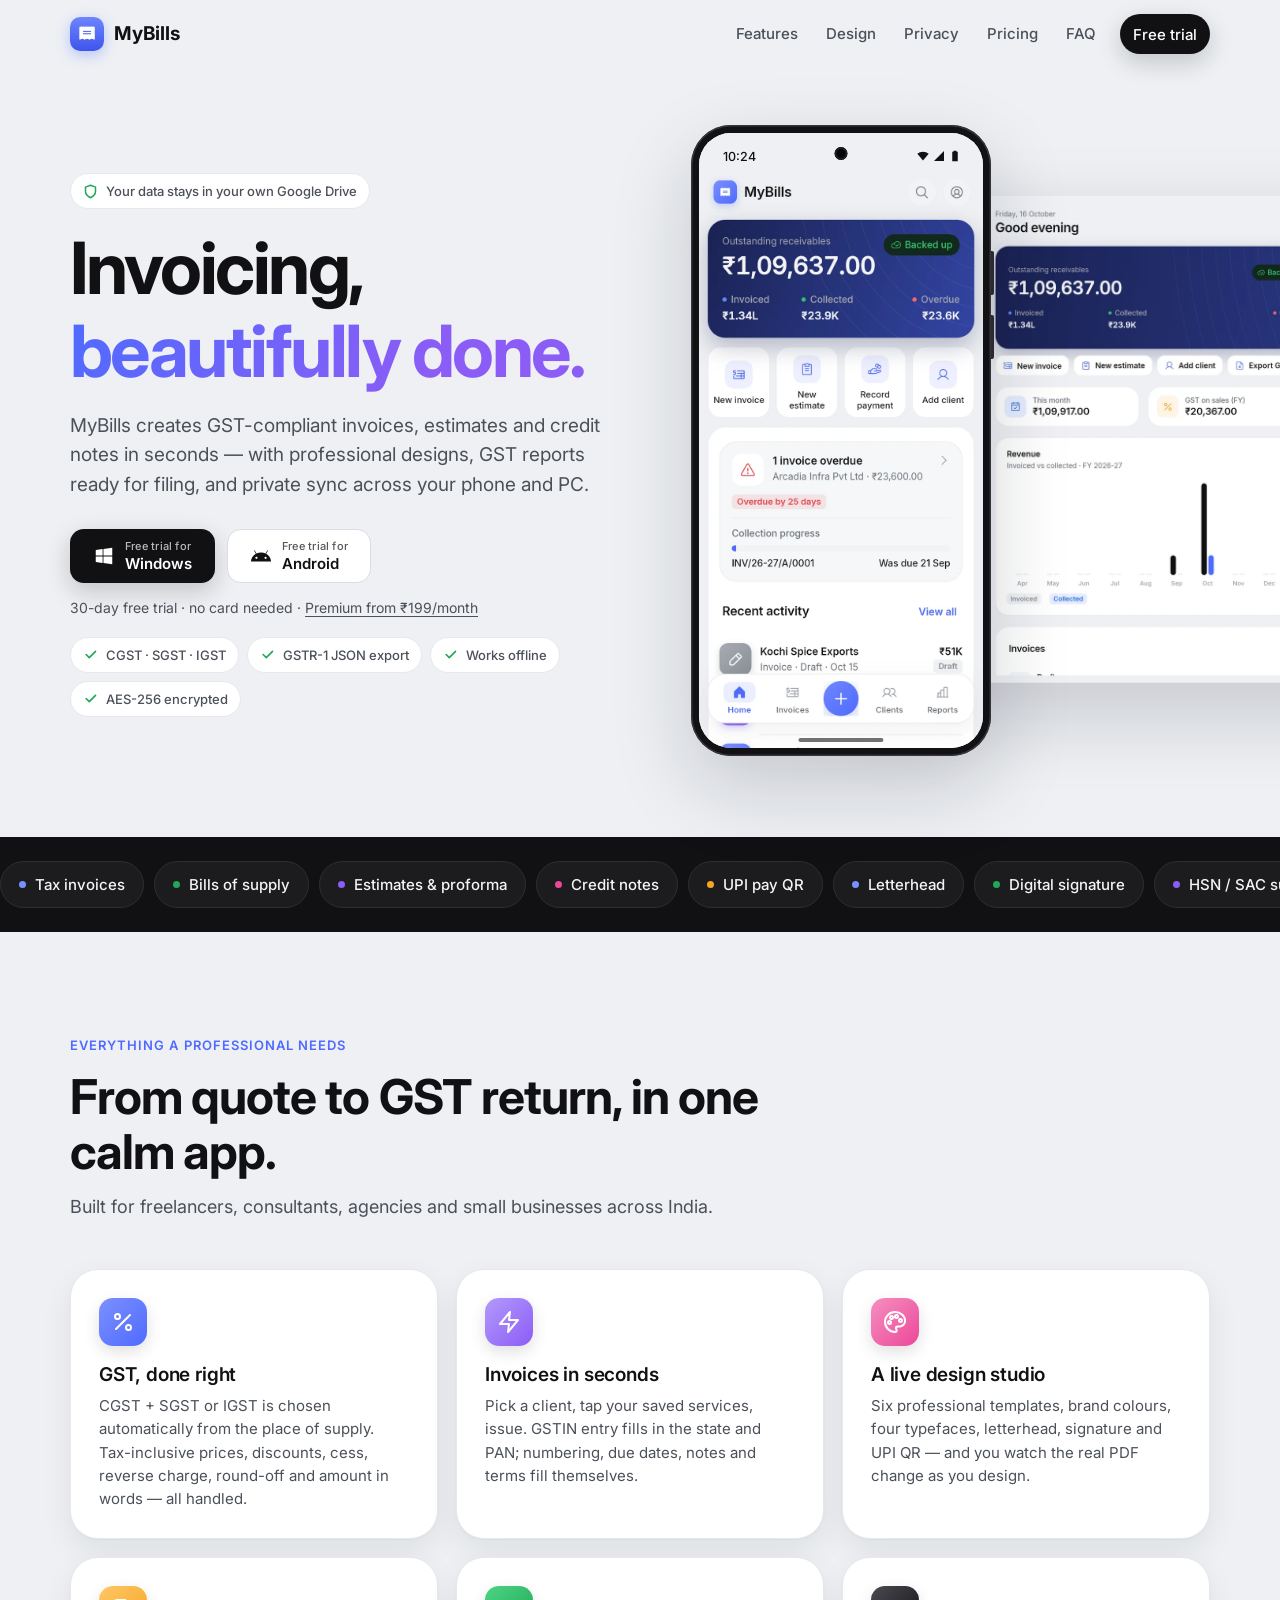
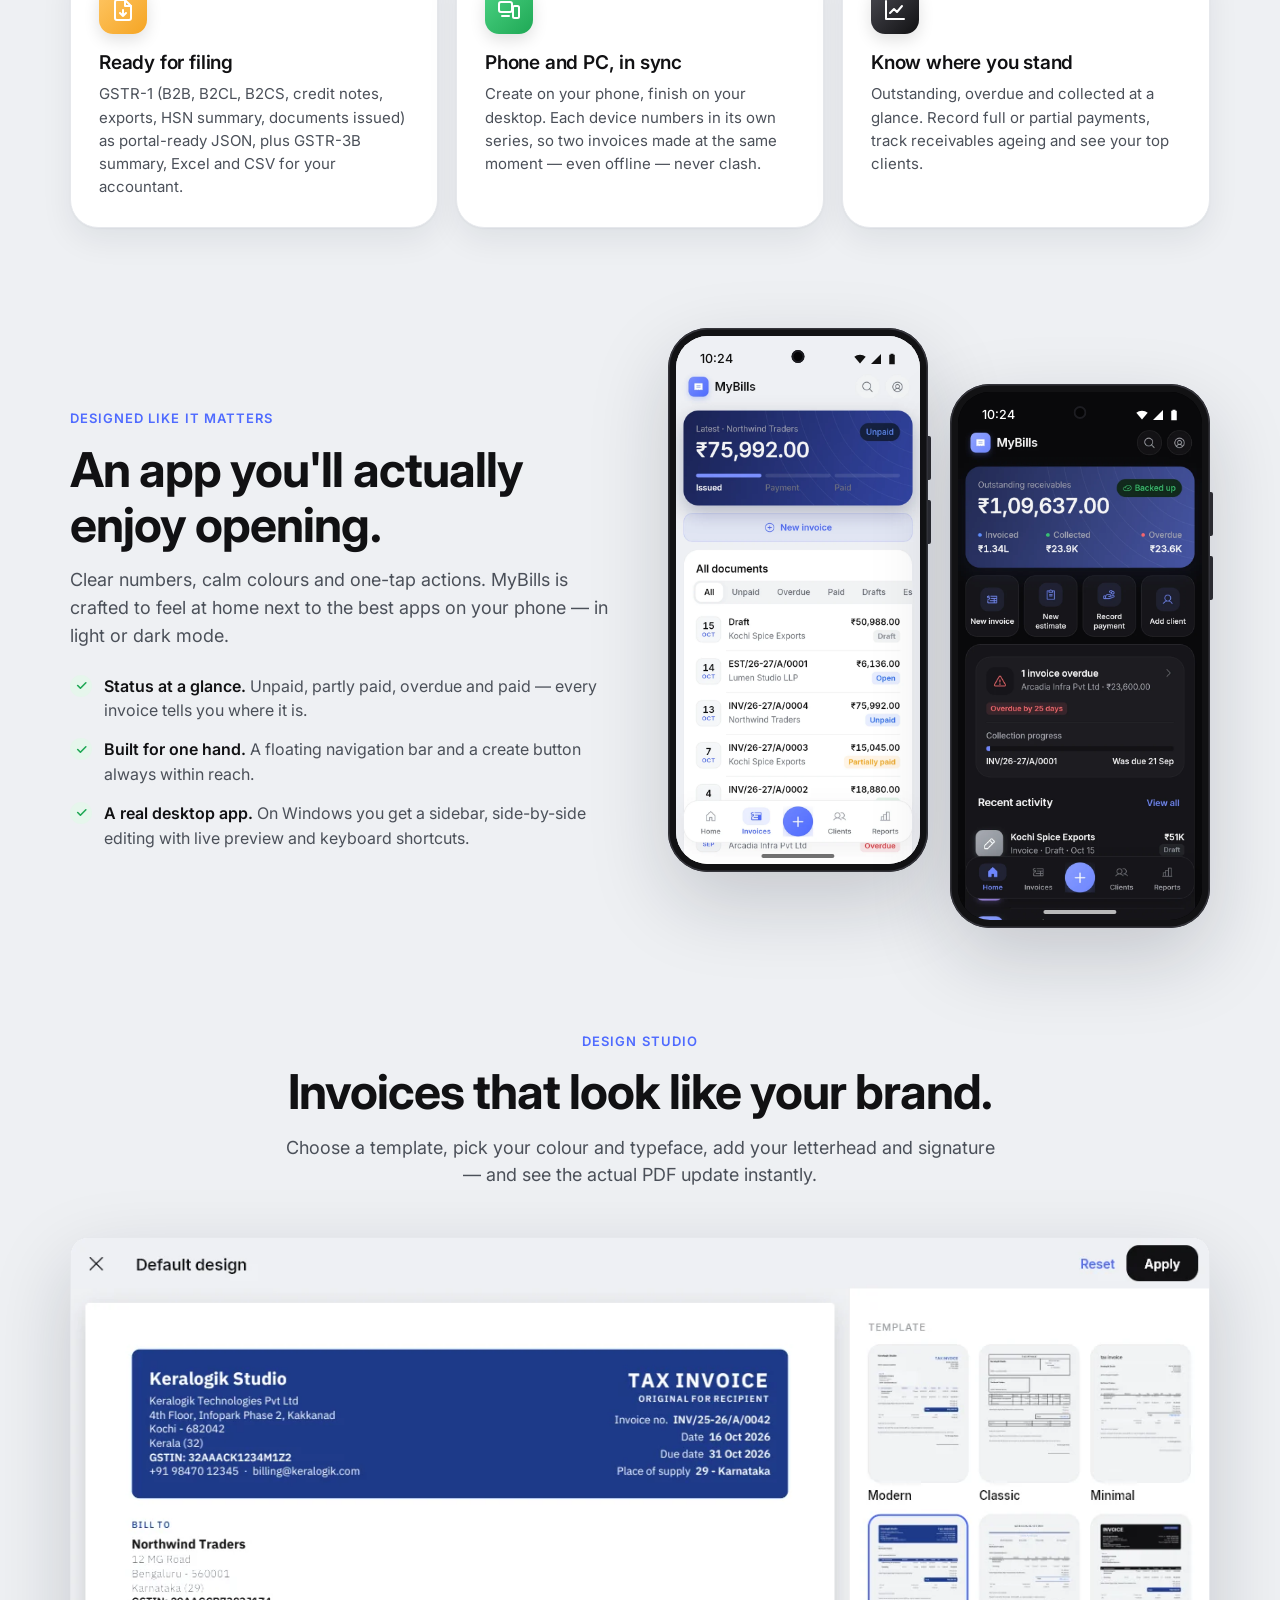
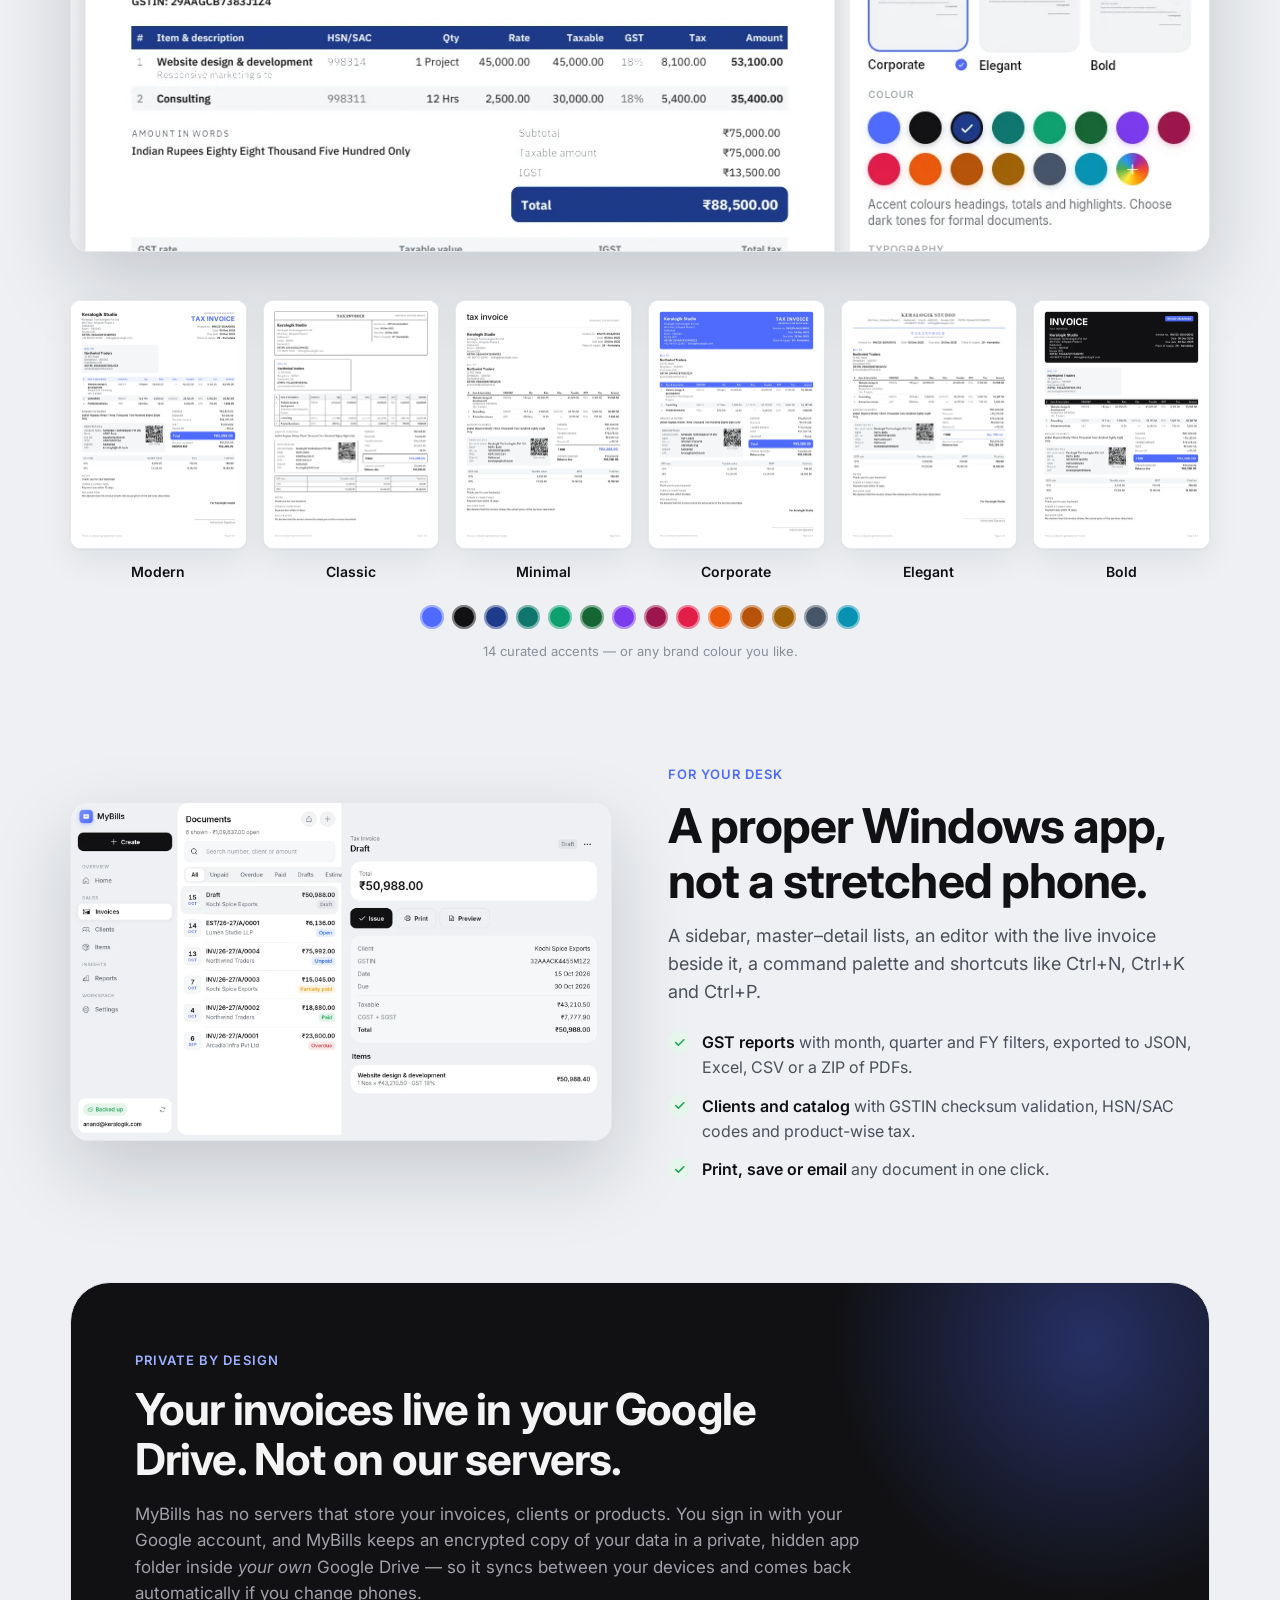
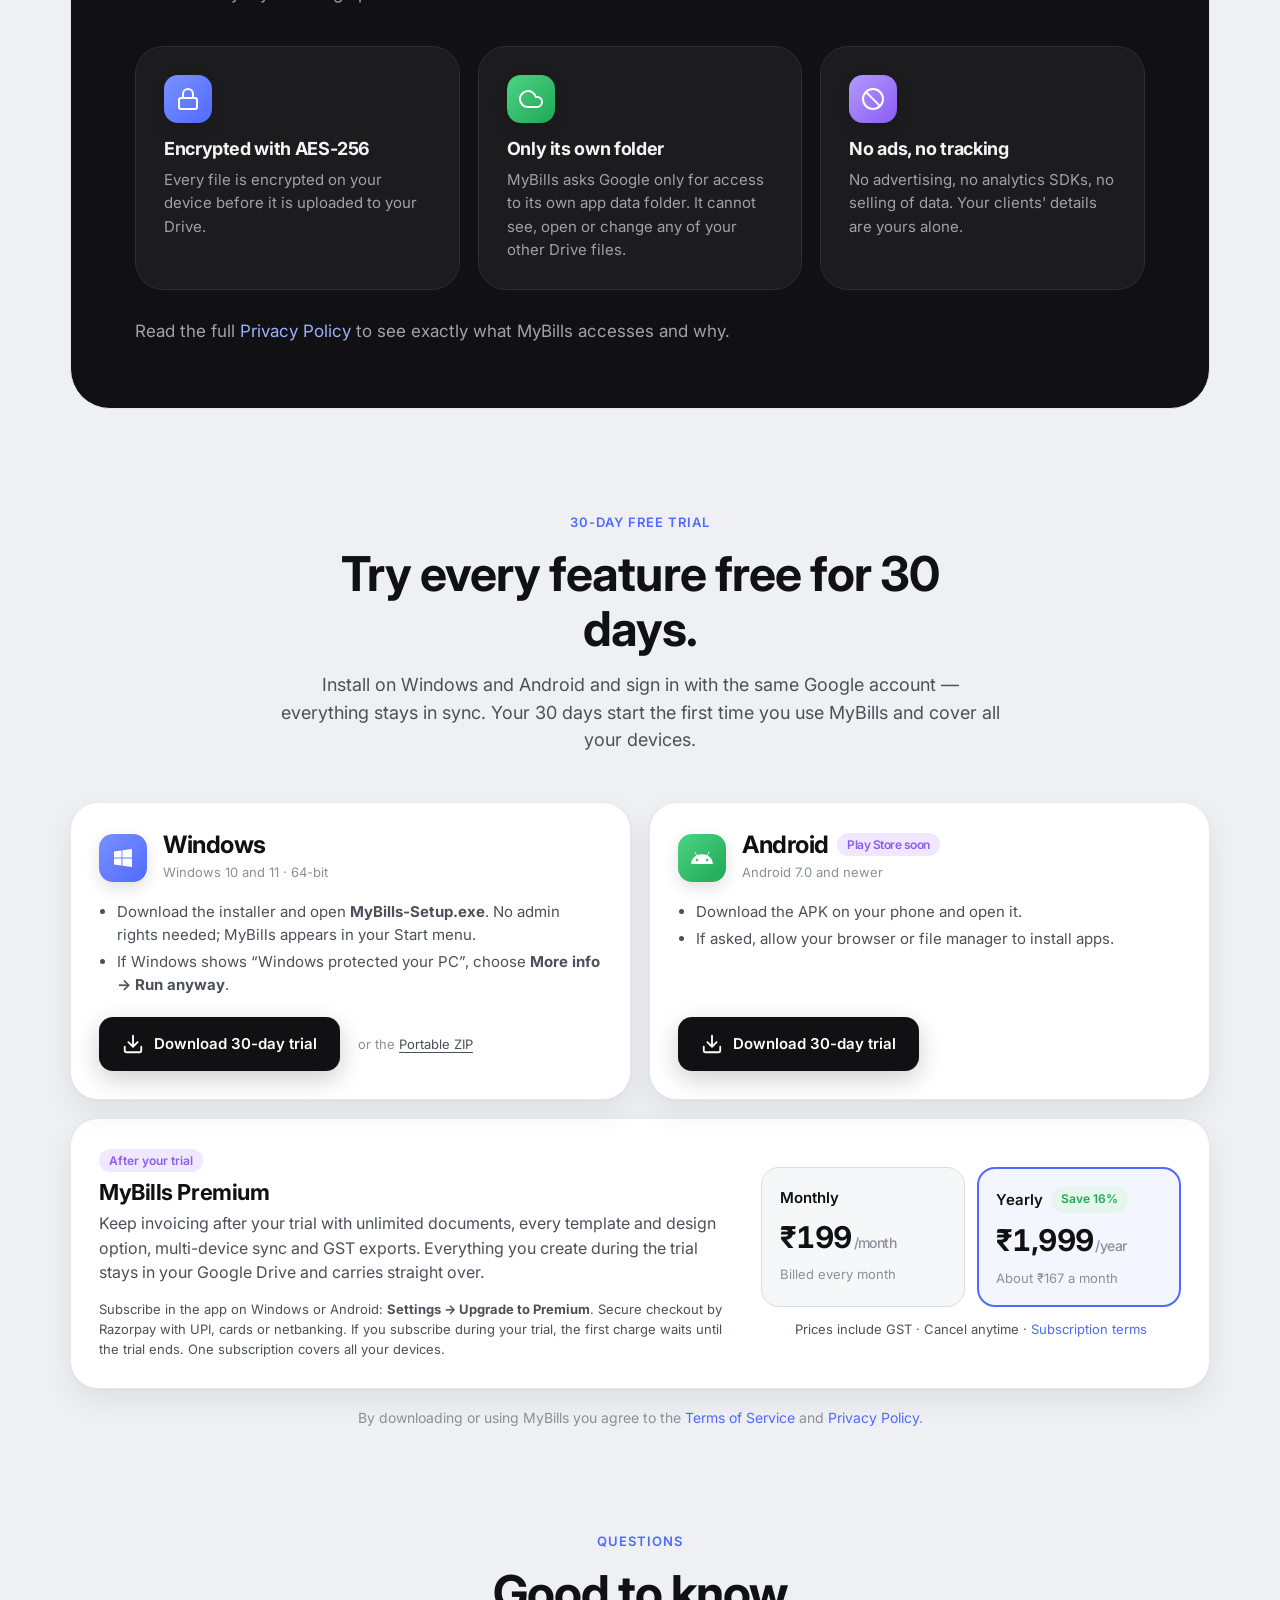
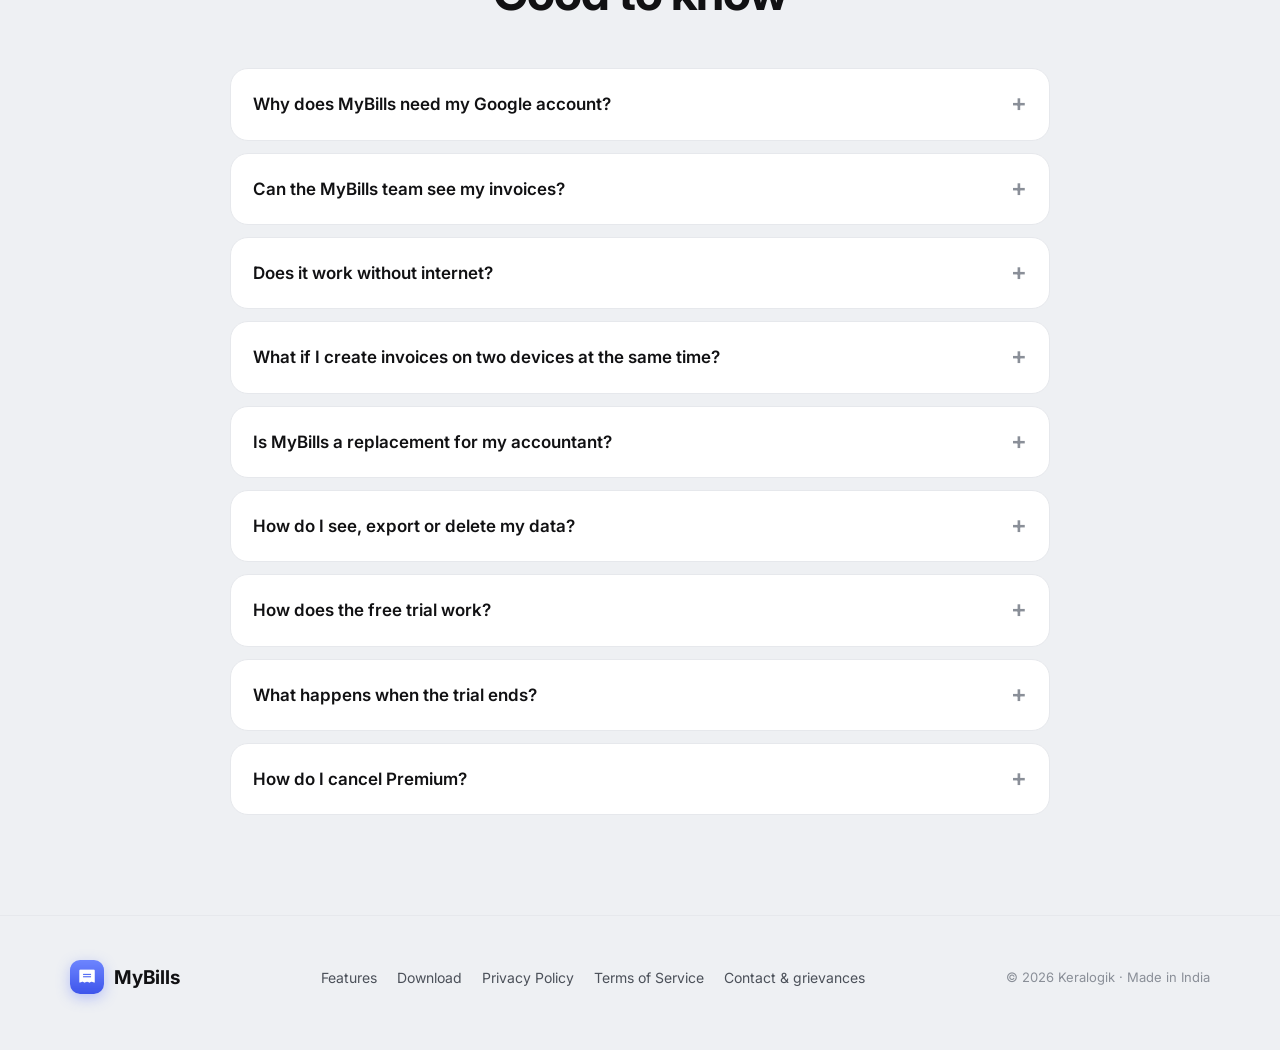
<file: index.html>
<!DOCTYPE html>
<html lang="en-IN" class="no-js">
<head>
  <meta charset="UTF-8">
  <meta name="viewport" content="width=device-width, initial-scale=1">
  <title>MyBills — Beautiful GST invoicing for Android &amp; Windows</title>
  <meta name="description" content="Create GST-compliant invoices, estimates and credit notes in seconds. Professional templates, live design studio, GSTR-1 exports, and encrypted sync through your own Google Drive. For Android and Windows.">
  <meta name="theme-color" content="#eef0f3" media="(prefers-color-scheme: light)">
  <meta name="theme-color" content="#09090b" media="(prefers-color-scheme: dark)">
  <link rel="canonical" href="https://mybills.co.in/">
  <meta property="og:type" content="website">
  <meta property="og:site_name" content="MyBills">
  <meta property="og:title" content="MyBills — Beautiful GST invoicing">
  <meta property="og:description" content="GST invoices in seconds, six professional templates, GSTR-1 exports and encrypted sync through your own Google Drive.">
  <meta property="og:url" content="https://mybills.co.in/">
  <meta property="og:image" content="https://mybills.co.in/assets/img/og.jpg">
  <meta name="twitter:card" content="summary_large_image">
  <link rel="icon" type="image/png" href="assets/img/favicon.png">
  <link rel="apple-touch-icon" href="assets/img/apple-touch-icon.png">
  <link rel="preconnect" href="https://fonts.googleapis.com">
  <link rel="preconnect" href="https://fonts.gstatic.com" crossorigin>
  <link href="https://fonts.googleapis.com/css2?family=Inter:wght@400;500;600;700&display=swap" rel="stylesheet">
  <link rel="stylesheet" href="style.css">
  <script type="application/ld+json">
  {
    "@context": "https://schema.org",
    "@type": "SoftwareApplication",
    "name": "MyBills",
    "operatingSystem": "Android, Windows",
    "applicationCategory": "BusinessApplication",
    "description": "GST invoicing app with professional templates, GSTR-1 exports and encrypted Google Drive sync.",
    "url": "https://mybills.co.in/"
  }
  </script>
</head>
<body>

<header class="nav" id="nav">
  <div class="wrap">
    <a href="/" class="brand" aria-label="MyBills home"><img src="assets/img/icon.png" alt="" width="34" height="34">MyBills</a>
    <button class="nav-toggle" id="navToggle" aria-label="Open menu" aria-expanded="false" aria-controls="navLinks"><span></span><span></span><span></span></button>
    <nav class="nav-links" id="navLinks" aria-label="Main">
      <a href="#features">Features</a>
      <a href="#design">Design</a>
      <a href="#privacy">Privacy</a>
      <a href="#premium">Pricing</a>
      <a href="#faq">FAQ</a>
      <a href="#download" class="btn btn-dark btn-sm">Free trial</a>
    </nav>
  </div>
</header>

<main>
  <!-- Hero -->
  <section class="hero">
    <div class="wrap hero-grid">
      <div>
        <span class="chip"><svg viewBox="0 0 24 24" fill="none" stroke="currentColor" stroke-width="2.4" stroke-linecap="round" stroke-linejoin="round"><path d="M12 22s8-4 8-10V5l-8-3-8 3v7c0 6 8 10 8 10z"/></svg>Your data stays in your own Google Drive</span>
        <h1>Invoicing,<br><span class="accent">beautifully done.</span></h1>
        <p class="lead">MyBills creates GST-compliant invoices, estimates and credit notes in seconds — with professional designs, GST reports ready for filing, and private sync across your phone and PC.</p>
        <div class="hero-cta">
          <a class="btn btn-dark" href="#download">
            <svg viewBox="0 0 24 24" fill="currentColor"><path d="M3 5.5 10.5 4.4v7.1H3V5.5zm0 13 7.5 1.1v-7H3v5.9zm8.4 1.2L21 21v-8.4h-9.6v7.1zm0-15.4v7.2H21V3l-9.6 1.3z"/></svg>
            <span class="stack"><small>Free trial for</small>Windows</span>
          </a>
          <a class="btn btn-ghost" href="#download">
            <svg viewBox="0 0 24 24" fill="currentColor"><path d="M17.6 9.48l1.84-3.18a.38.38 0 0 0-.66-.38l-1.86 3.22A11.4 11.4 0 0 0 12 8.13c-1.79 0-3.47.38-4.92 1.01L5.22 5.92a.38.38 0 0 0-.66.38L6.4 9.48A10.78 10.78 0 0 0 1 18h22a10.78 10.78 0 0 0-5.4-8.52zM7 15.25a1.25 1.25 0 1 1 0-2.5 1.25 1.25 0 0 1 0 2.5zm10 0a1.25 1.25 0 1 1 0-2.5 1.25 1.25 0 0 1 0 2.5z"/></svg>
            <span class="stack"><small>Free trial for</small>Android</span>
          </a>
        </div>
        <p class="hero-note">30-day free trial · no card needed · <a href="#premium">Premium from ₹199/month</a></p>
        <div class="trust">
          <span class="chip"><svg viewBox="0 0 24 24" fill="none" stroke="currentColor" stroke-width="2.6" stroke-linecap="round" stroke-linejoin="round"><path d="M5 12l5 5L20 7"/></svg>CGST · SGST · IGST</span>
          <span class="chip"><svg viewBox="0 0 24 24" fill="none" stroke="currentColor" stroke-width="2.6" stroke-linecap="round" stroke-linejoin="round"><path d="M5 12l5 5L20 7"/></svg>GSTR-1 JSON export</span>
          <span class="chip"><svg viewBox="0 0 24 24" fill="none" stroke="currentColor" stroke-width="2.6" stroke-linecap="round" stroke-linejoin="round"><path d="M5 12l5 5L20 7"/></svg>Works offline</span>
          <span class="chip"><svg viewBox="0 0 24 24" fill="none" stroke="currentColor" stroke-width="2.6" stroke-linecap="round" stroke-linejoin="round"><path d="M5 12l5 5L20 7"/></svg>AES-256 encrypted</span>
        </div>
      </div>
      <div class="devices" aria-hidden="true">
        <div class="desktop-shot"><img src="assets/img/desktop_home.webp" alt="" width="1600" height="1000" loading="eager"></div>
        <div class="phone"><div class="screen"><div class="status"><span>10:24</span><span class="sys"><svg viewBox="0 0 24 24"><path d="M12 21 .6 7.6a17.5 17.5 0 0 1 22.8 0Z"/></svg><svg viewBox="0 0 24 24"><path d="M22 2v20H2Z"/></svg><svg viewBox="0 0 24 24"><path d="M9 1.5h6v2h2.5v19h-11v-19H9Z"/></svg></span></div><img src="assets/img/phone_home.webp" alt="MyBills home screen on a phone" width="720" height="1558"></div></div>
      </div>
    </div>
  </section>

  <!-- Band -->
  <div class="band" aria-hidden="true">
    <div class="marquee" id="marquee">
      <span class="pill"><i style="background:#7b90ff"></i>Tax invoices</span>
      <span class="pill"><i style="background:#1fa855"></i>Bills of supply</span>
      <span class="pill"><i style="background:#8b5cf6"></i>Estimates &amp; proforma</span>
      <span class="pill"><i style="background:#ec4899"></i>Credit notes</span>
      <span class="pill"><i style="background:#f5a524"></i>UPI pay QR</span>
      <span class="pill"><i style="background:#7b90ff"></i>Letterhead</span>
      <span class="pill"><i style="background:#1fa855"></i>Digital signature</span>
      <span class="pill"><i style="background:#8b5cf6"></i>HSN / SAC summary</span>
      <span class="pill"><i style="background:#ec4899"></i>Payment tracking</span>
      <span class="pill"><i style="background:#f5a524"></i>Excel &amp; CSV exports</span>
      <span class="pill"><i style="background:#7b90ff"></i>Dark mode</span>
      <span class="pill"><i style="background:#1fa855"></i>App lock</span>
    </div>
  </div>

  <!-- Features -->
  <section id="features">
    <div class="wrap">
      <div class="section-head reveal">
        <span class="eyebrow">Everything a professional needs</span>
        <h2>From quote to GST return, in one calm app.</h2>
        <p>Built for freelancers, consultants, agencies and small businesses across India.</p>
      </div>
      <div class="grid-3">
        <article class="card feature reveal">
          <div class="icon-tile t-blue"><svg viewBox="0 0 24 24" fill="none" stroke="currentColor" stroke-width="2" stroke-linecap="round" stroke-linejoin="round"><path d="M19 5L5 19M6.5 9a2.5 2.5 0 1 0 0-5 2.5 2.5 0 0 0 0 5zM17.5 20a2.5 2.5 0 1 0 0-5 2.5 2.5 0 0 0 0 5z"/></svg></div>
          <h3>GST, done right</h3>
          <p>CGST + SGST or IGST is chosen automatically from the place of supply. Tax-inclusive prices, discounts, cess, reverse charge, round-off and amount in words — all handled.</p>
        </article>
        <article class="card feature reveal">
          <div class="icon-tile t-violet"><svg viewBox="0 0 24 24" fill="none" stroke="currentColor" stroke-width="2" stroke-linecap="round" stroke-linejoin="round"><path d="M13 2L3 14h9l-1 8 10-12h-9l1-8z"/></svg></div>
          <h3>Invoices in seconds</h3>
          <p>Pick a client, tap your saved services, issue. GSTIN entry fills in the state and PAN; numbering, due dates, notes and terms fill themselves.</p>
        </article>
        <article class="card feature reveal">
          <div class="icon-tile t-pink"><svg viewBox="0 0 24 24" fill="none" stroke="currentColor" stroke-width="2" stroke-linecap="round" stroke-linejoin="round"><circle cx="13.5" cy="6.5" r="1.5"/><circle cx="17.5" cy="10.5" r="1.5"/><circle cx="8.5" cy="7.5" r="1.5"/><circle cx="6.5" cy="12.5" r="1.5"/><path d="M12 2a10 10 0 0 0 0 20c1 0 1.7-.8 1.7-1.7 0-.4-.2-.8-.4-1.1-.3-.3-.4-.7-.4-1.1 0-.9.8-1.7 1.7-1.7h2a5.5 5.5 0 0 0 5.5-5.5C22 6 17.5 2 12 2z"/></svg></div>
          <h3>A live design studio</h3>
          <p>Six professional templates, brand colours, four typefaces, letterhead, signature and UPI QR — and you watch the real PDF change as you design.</p>
        </article>
        <article class="card feature reveal">
          <div class="icon-tile t-amber"><svg viewBox="0 0 24 24" fill="none" stroke="currentColor" stroke-width="2" stroke-linecap="round" stroke-linejoin="round"><path d="M14 2H6a2 2 0 0 0-2 2v16a2 2 0 0 0 2 2h12a2 2 0 0 0 2-2V8z"/><path d="M14 2v6h6M12 18v-6M9 15l3 3 3-3"/></svg></div>
          <h3>Ready for filing</h3>
          <p>GSTR-1 (B2B, B2CL, B2CS, credit notes, exports, HSN summary, documents issued) as portal-ready JSON, plus GSTR-3B summary, Excel and CSV for your accountant.</p>
        </article>
        <article class="card feature reveal">
          <div class="icon-tile t-green"><svg viewBox="0 0 24 24" fill="none" stroke="currentColor" stroke-width="2" stroke-linecap="round" stroke-linejoin="round"><rect x="2" y="4" width="13" height="10" rx="2"/><rect x="16" y="8" width="6" height="12" rx="1.5"/><path d="M5 18h7"/></svg></div>
          <h3>Phone and PC, in sync</h3>
          <p>Create on your phone, finish on your desktop. Each device numbers in its own series, so two invoices made at the same moment — even offline — never clash.</p>
        </article>
        <article class="card feature reveal">
          <div class="icon-tile t-ink"><svg viewBox="0 0 24 24" fill="none" stroke="currentColor" stroke-width="2" stroke-linecap="round" stroke-linejoin="round"><path d="M3 3v18h18"/><path d="M7 15l4-4 3 3 5-6"/></svg></div>
          <h3>Know where you stand</h3>
          <p>Outstanding, overdue and collected at a glance. Record full or partial payments, track receivables ageing and see your top clients.</p>
        </article>
      </div>
    </div>
  </section>

  <!-- Phone showcase -->
  <section style="padding-top:0">
    <div class="wrap split">
      <div class="reveal">
        <span class="eyebrow">Designed like it matters</span>
        <h2>An app you'll actually enjoy opening.</h2>
        <p class="lead">Clear numbers, calm colours and one-tap actions. MyBills is crafted to feel at home next to the best apps on your phone — in light or dark mode.</p>
        <ul class="checklist">
          <li><span><b>Status at a glance.</b> Unpaid, partly paid, overdue and paid — every invoice tells you where it is.</span></li>
          <li><span><b>Built for one hand.</b> A floating navigation bar and a create button always within reach.</span></li>
          <li><span><b>A real desktop app.</b> On Windows you get a sidebar, side-by-side editing with live preview and keyboard shortcuts.</span></li>
        </ul>
      </div>
      <div class="phones reveal" aria-hidden="true">
        <div class="phone"><div class="screen"><div class="status"><span>10:24</span><span class="sys"><svg viewBox="0 0 24 24"><path d="M12 21 .6 7.6a17.5 17.5 0 0 1 22.8 0Z"/></svg><svg viewBox="0 0 24 24"><path d="M22 2v20H2Z"/></svg><svg viewBox="0 0 24 24"><path d="M9 1.5h6v2h2.5v19h-11v-19H9Z"/></svg></span></div><img src="assets/img/phone_invoices.webp" alt="" width="720" height="1558" loading="lazy"></div></div>
        <div class="phone dark"><div class="screen"><div class="status"><span>10:24</span><span class="sys"><svg viewBox="0 0 24 24"><path d="M12 21 .6 7.6a17.5 17.5 0 0 1 22.8 0Z"/></svg><svg viewBox="0 0 24 24"><path d="M22 2v20H2Z"/></svg><svg viewBox="0 0 24 24"><path d="M9 1.5h6v2h2.5v19h-11v-19H9Z"/></svg></span></div><img src="assets/img/phone_home_dark.webp" alt="" width="720" height="1558" loading="lazy"></div></div>
      </div>
    </div>
  </section>

  <!-- Design studio -->
  <section id="design" style="padding-top:0">
    <div class="wrap">
      <div class="section-head center reveal">
        <span class="eyebrow">Design studio</span>
        <h2>Invoices that look like your brand.</h2>
        <p>Choose a template, pick your colour and typeface, add your letterhead and signature — and see the actual PDF update instantly.</p>
      </div>
      <div class="shot reveal"><img src="assets/img/studio.webp" alt="MyBills design studio with a live invoice preview" width="1264" height="681" loading="lazy"></div>
      <div class="templates">
        <div class="tpl reveal"><div class="paper"><img src="assets/img/tpl_modern.webp" alt="Modern invoice template" width="700" height="990" loading="lazy"></div><span>Modern</span></div>
        <div class="tpl reveal"><div class="paper"><img src="assets/img/tpl_classic.webp" alt="Classic invoice template" width="700" height="990" loading="lazy"></div><span>Classic</span></div>
        <div class="tpl reveal"><div class="paper"><img src="assets/img/tpl_minimal.webp" alt="Minimal invoice template" width="700" height="990" loading="lazy"></div><span>Minimal</span></div>
        <div class="tpl reveal"><div class="paper"><img src="assets/img/tpl_corporate.webp" alt="Corporate invoice template" width="700" height="990" loading="lazy"></div><span>Corporate</span></div>
        <div class="tpl reveal"><div class="paper"><img src="assets/img/tpl_elegant.webp" alt="Elegant invoice template" width="700" height="990" loading="lazy"></div><span>Elegant</span></div>
        <div class="tpl reveal"><div class="paper"><img src="assets/img/tpl_bold.webp" alt="Bold invoice template" width="700" height="990" loading="lazy"></div><span>Bold</span></div>
      </div>
      <div class="swatches center" style="justify-content:center" aria-hidden="true">
        <i style="background:#4f6bff"></i><i style="background:#111113"></i><i style="background:#1e3a8a"></i><i style="background:#0f766e"></i><i style="background:#0e9f6e"></i><i style="background:#166534"></i><i style="background:#7c3aed"></i><i style="background:#9d174d"></i><i style="background:#e11d48"></i><i style="background:#ea580c"></i><i style="background:#b45309"></i><i style="background:#a16207"></i><i style="background:#475569"></i><i style="background:#0891b2"></i>
      </div>
      <p class="tiny center" style="margin-top:12px">14 curated accents — or any brand colour you like.</p>
    </div>
  </section>

  <!-- Desktop showcase -->
  <section style="padding-top:0">
    <div class="wrap split rev">
      <div class="reveal">
        <span class="eyebrow">For your desk</span>
        <h2>A proper Windows app, not a stretched phone.</h2>
        <p class="lead">A sidebar, master–detail lists, an editor with the live invoice beside it, a command palette and shortcuts like Ctrl+N, Ctrl+K and Ctrl+P.</p>
        <ul class="checklist">
          <li><span><b>GST reports</b> with month, quarter and FY filters, exported to JSON, Excel, CSV or a ZIP of PDFs.</span></li>
          <li><span><b>Clients and catalog</b> with GSTIN checksum validation, HSN/SAC codes and product-wise tax.</span></li>
          <li><span><b>Print, save or email</b> any document in one click.</span></li>
        </ul>
      </div>
      <div class="shot reveal"><img src="assets/img/desktop_invoices.webp" alt="MyBills invoices on Windows" width="1600" height="1000" loading="lazy"></div>
    </div>
  </section>

  <!-- Privacy -->
  <section id="privacy" style="padding-top:0">
    <div class="wrap">
      <div class="secure reveal">
        <span class="eyebrow">Private by design</span>
        <h2>Your invoices live in your Google Drive. Not on our servers.</h2>
        <p>MyBills has no servers that store your invoices, clients or products. You sign in with your Google account, and MyBills keeps an encrypted copy of your data in a private, hidden app folder inside <em>your own</em> Google Drive — so it syncs between your devices and comes back automatically if you change phones.</p>
        <div class="grid-3">
          <div class="card">
            <div class="icon-tile t-blue"><svg viewBox="0 0 24 24" fill="none" stroke="currentColor" stroke-width="2" stroke-linecap="round" stroke-linejoin="round"><rect x="3" y="11" width="18" height="11" rx="2"/><path d="M7 11V7a5 5 0 0 1 10 0v4"/></svg></div>
            <h3>Encrypted with AES-256</h3>
            <p>Every file is encrypted on your device before it is uploaded to your Drive.</p>
          </div>
          <div class="card">
            <div class="icon-tile t-green"><svg viewBox="0 0 24 24" fill="none" stroke="currentColor" stroke-width="2" stroke-linecap="round" stroke-linejoin="round"><path d="M18 10h-1.26A8 8 0 1 0 9 20h9a5 5 0 0 0 0-10z"/></svg></div>
            <h3>Only its own folder</h3>
            <p>MyBills asks Google only for access to its own app data folder. It cannot see, open or change any of your other Drive files.</p>
          </div>
          <div class="card">
            <div class="icon-tile t-violet"><svg viewBox="0 0 24 24" fill="none" stroke="currentColor" stroke-width="2" stroke-linecap="round" stroke-linejoin="round"><circle cx="12" cy="12" r="10"/><path d="M4.9 4.9l14.2 14.2"/></svg></div>
            <h3>No ads, no tracking</h3>
            <p>No advertising, no analytics SDKs, no selling of data. Your clients' details are yours alone.</p>
          </div>
        </div>
        <p class="tiny" style="margin-top:28px;position:relative;z-index:1;color:var(--on-band-2)">Read the full <a href="privacy.html">Privacy Policy</a> to see exactly what MyBills accesses and why.</p>
      </div>
    </div>
  </section>

  <!-- Download -->
  <section id="download" style="padding-top:0">
    <div class="wrap">
      <div class="section-head center reveal">
        <span class="eyebrow">30-day free trial</span>
        <h2>Try every feature free for 30 days.</h2>
        <p>Install on Windows and Android and sign in with the same Google account — everything stays in sync. Your 30 days start the first time you use MyBills and cover all your devices.</p>
      </div>
      <div class="dl-grid">
        <div class="card dl reveal">
          <div class="head">
            <div class="icon-tile t-blue"><svg viewBox="0 0 24 24" fill="currentColor"><path d="M3 5.5 10.5 4.4v7.1H3V5.5zm0 13 7.5 1.1v-7H3v5.9zm8.4 1.2L21 21v-8.4h-9.6v7.1zm0-15.4v7.2H21V3l-9.6 1.3z"/></svg></div>
            <div><h3>Windows</h3><span class="tiny">Windows 10 and 11 · 64-bit</span></div>
          </div>
          <ul>
            <li>Download the installer and open <strong>MyBills-Setup.exe</strong>. No admin rights needed; MyBills appears in your Start menu.</li>
            <li>If Windows shows “Windows protected your PC”, choose <strong>More info → Run anyway</strong>.</li>
          </ul>
          <div class="dl-actions">
            <a class="btn btn-dark" href="https://github.com/sreesankarp/mybills_web/releases/latest/download/MyBills-Setup.exe">
              <svg viewBox="0 0 24 24" fill="none" stroke="currentColor" stroke-width="2" stroke-linecap="round" stroke-linejoin="round"><path d="M21 15v4a2 2 0 0 1-2 2H5a2 2 0 0 1-2-2v-4M7 10l5 5 5-5M12 15V3"/></svg>
              Download 30-day trial
            </a>
            <span class="tiny">or the <a href="https://github.com/sreesankarp/mybills_web/releases/latest/download/MyBills-Windows.zip">Portable ZIP</a></span>
          </div>
        </div>
        <div class="card dl reveal">
          <div class="head">
            <div class="icon-tile t-green"><svg viewBox="0 0 24 24" fill="currentColor"><path d="M17.6 9.48l1.84-3.18a.38.38 0 0 0-.66-.38l-1.86 3.22A11.4 11.4 0 0 0 12 8.13c-1.79 0-3.47.38-4.92 1.01L5.22 5.92a.38.38 0 0 0-.66.38L6.4 9.48A10.78 10.78 0 0 0 1 18h22a10.78 10.78 0 0 0-5.4-8.52zM7 15.25a1.25 1.25 0 1 1 0-2.5 1.25 1.25 0 0 1 0 2.5zm10 0a1.25 1.25 0 1 1 0-2.5 1.25 1.25 0 0 1 0 2.5z"/></svg></div>
            <div><h3>Android <span class="badge">Play Store soon</span></h3><span class="tiny">Android 7.0 and newer</span></div>
          </div>
          <ul>
            <li>Download the APK on your phone and open it.</li>
            <li>If asked, allow your browser or file manager to install apps.</li>
          </ul>
          <div class="dl-actions">
            <a class="btn btn-dark" href="https://github.com/sreesankarp/mybills_web/releases/latest/download/MyBills-Android.apk">
              <svg viewBox="0 0 24 24" fill="none" stroke="currentColor" stroke-width="2" stroke-linecap="round" stroke-linejoin="round"><path d="M21 15v4a2 2 0 0 1-2 2H5a2 2 0 0 1-2-2v-4M7 10l5 5 5-5M12 15V3"/></svg>
              Download 30-day trial
            </a>
          </div>
        </div>
      </div>
      <div class="card premium reveal" id="premium">
        <div class="premium-copy">
          <span class="badge">After your trial</span>
          <h3>MyBills Premium</h3>
          <p>Keep invoicing after your trial with unlimited documents, every template and design option, multi-device sync and GST exports. Everything you create during the trial stays in your Google Drive and carries straight over.</p>
          <p class="tiny premium-how">Subscribe in the app on Windows or Android: <strong>Settings → Upgrade to Premium</strong>. Secure checkout by Razorpay with UPI, cards or netbanking. If you subscribe during your trial, the first charge waits until the trial ends. One subscription covers all your devices.</p>
        </div>
        <div class="plans">
          <div class="plan">
            <span class="plan-name">Monthly</span>
            <span class="plan-price">₹199<small>/month</small></span>
            <span class="tiny">Billed every month</span>
          </div>
          <div class="plan best">
            <span class="plan-name">Yearly <span class="badge save">Save 16%</span></span>
            <span class="plan-price">₹1,999<small>/year</small></span>
            <span class="tiny">About ₹167 a month</span>
          </div>
          <p class="tiny plans-note">Prices include GST · Cancel anytime · <a href="terms.html#fees">Subscription terms</a></p>
        </div>
      </div>
      <p class="note center" style="margin-top:18px">By downloading or using MyBills you agree to the <a href="terms.html">Terms of Service</a> and <a href="privacy.html">Privacy Policy</a>.</p>
    </div>
  </section>

  <!-- FAQ -->
  <section id="faq" style="padding-top:0">
    <div class="wrap">
      <div class="section-head center reveal">
        <span class="eyebrow">Questions</span>
        <h2>Good to know</h2>
      </div>
      <div class="faq">
        <details class="reveal"><summary>Why does MyBills need my Google account?</summary><p>Signing in with Google lets MyBills store an encrypted backup of your data in your own Google Drive and keep your phone and PC in sync. MyBills only requests access to its own hidden app data folder — it cannot read your other Drive files, emails or contacts.</p></details>
        <details class="reveal"><summary>Can the MyBills team see my invoices?</summary><p>No. Your invoices, clients and products are stored on your devices and in your own Google Drive, encrypted before upload; they never reach our servers. To support your account, our server keeps only your account details: your Google name and email, your business name, GSTIN, phone, city and state, your devices and app version, and your trial and subscription status. See the <a href="privacy.html#notice">Privacy Policy</a>.</p></details>
        <details class="reveal"><summary>Does it work without internet?</summary><p>Yes. You can create, edit and issue invoices offline. Changes upload automatically when you are back online.</p></details>
        <details class="reveal"><summary>What if I create invoices on two devices at the same time?</summary><p>Each device numbers in its own series (for example INV/25-26/A/0001 and INV/25-26/B/0001), so numbers can never clash — even offline. GST rules allow multiple invoice series.</p></details>
        <details class="reveal"><summary>Is MyBills a replacement for my accountant?</summary><p>MyBills calculates taxes and prepares GST reports from the invoices you create, but you remain responsible for the accuracy of your invoices and returns. We recommend reviewing filings with your tax professional.</p></details>
        <details class="reveal"><summary>How do I see, export or delete my data?</summary><p>In the app, open <em>Settings → Privacy &amp; your data</em>. It shows what MyBills holds, lets you save a copy, delete the copy in your Google Drive or your billing record, and withdraw consent and delete everything. You can also revoke MyBills’ access at <a href="https://myaccount.google.com/permissions" rel="noopener" target="_blank">myaccount.google.com/permissions</a>. We answer privacy requests within 90 days under the Digital Personal Data Protection Act, 2023; see the <a href="privacy.html#rights">Privacy Policy</a>.</p></details>
        <details class="reveal"><summary>How does the free trial work?</summary><p>Every feature is unlocked for 30 days, starting the first time you use MyBills. The trial belongs to your Google account, so it covers your phone and PC together. No payment details are needed for the trial.</p></details>
        <details class="reveal"><summary>What happens when the trial ends?</summary><p>MyBills becomes view-only: you can still open, print, share and export every invoice and report you made, but you can’t create or change anything until you subscribe to MyBills Premium (₹199 a month or ₹1,999 a year, GST included). Subscribe right inside the app on Windows or Android; it unlocks as soon as the payment goes through, on all your devices. Your data is never deleted.</p></details>
        <details class="reveal"><summary>How do I cancel Premium?</summary><p>In the app, open <em>Settings → MyBills Premium → Cancel renewal</em>. You keep Premium until the end of the period you have paid for, and you won't be charged again. See the <a href="terms.html#fees">Terms of Service</a> for renewals and refunds.</p></details>
      </div>
    </div>
  </section>
</main>

<footer>
  <div class="wrap foot">
    <a href="/" class="brand"><img src="assets/img/icon.png" alt="" width="34" height="34">MyBills</a>
    <nav aria-label="Footer">
      <a href="#features">Features</a>
      <a href="#download">Download</a>
      <a href="privacy.html">Privacy Policy</a>
      <a href="terms.html">Terms of Service</a>
      <a href="mailto:skripter14@gmail.com">Contact &amp; grievances</a>
    </nav>
    <p class="tiny">© 2026 Keralogik · Made in India</p>
  </div>
</footer>

<script src="app.js"></script>
</body>
</html>
</file>
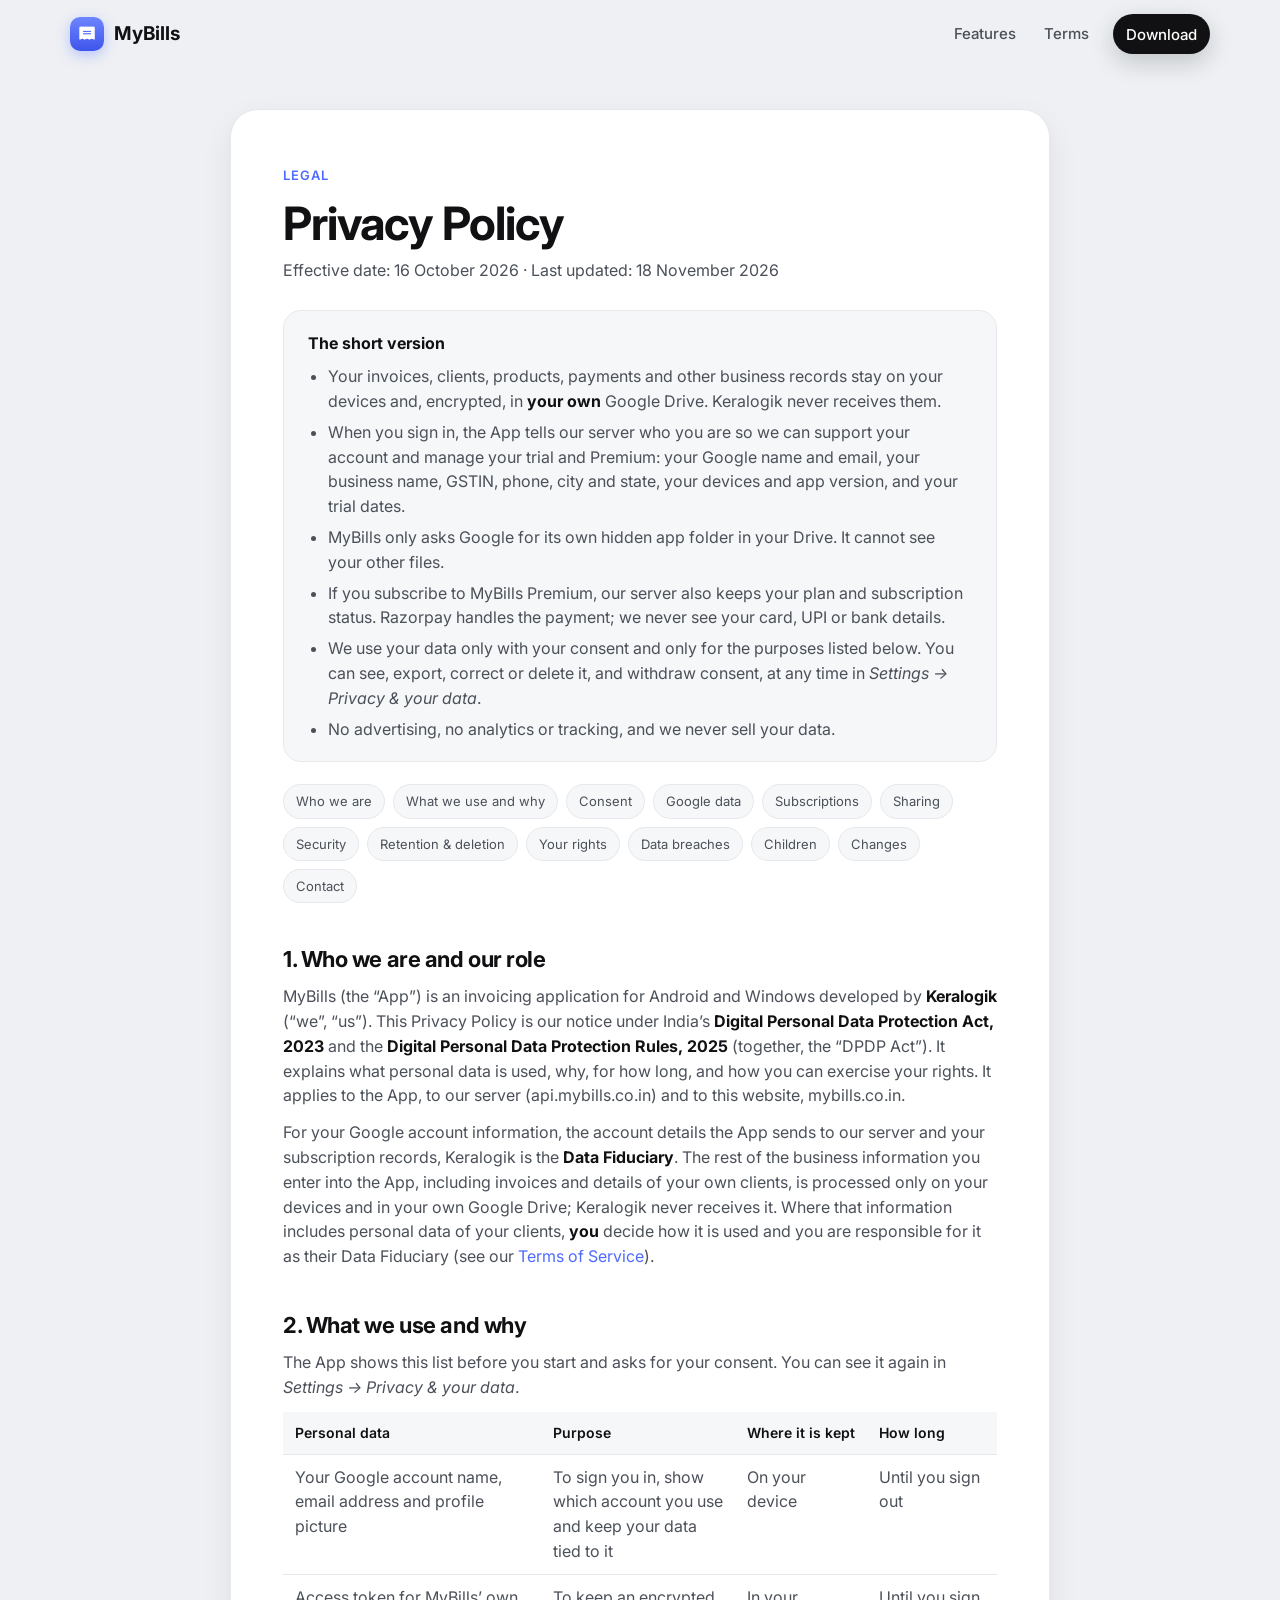
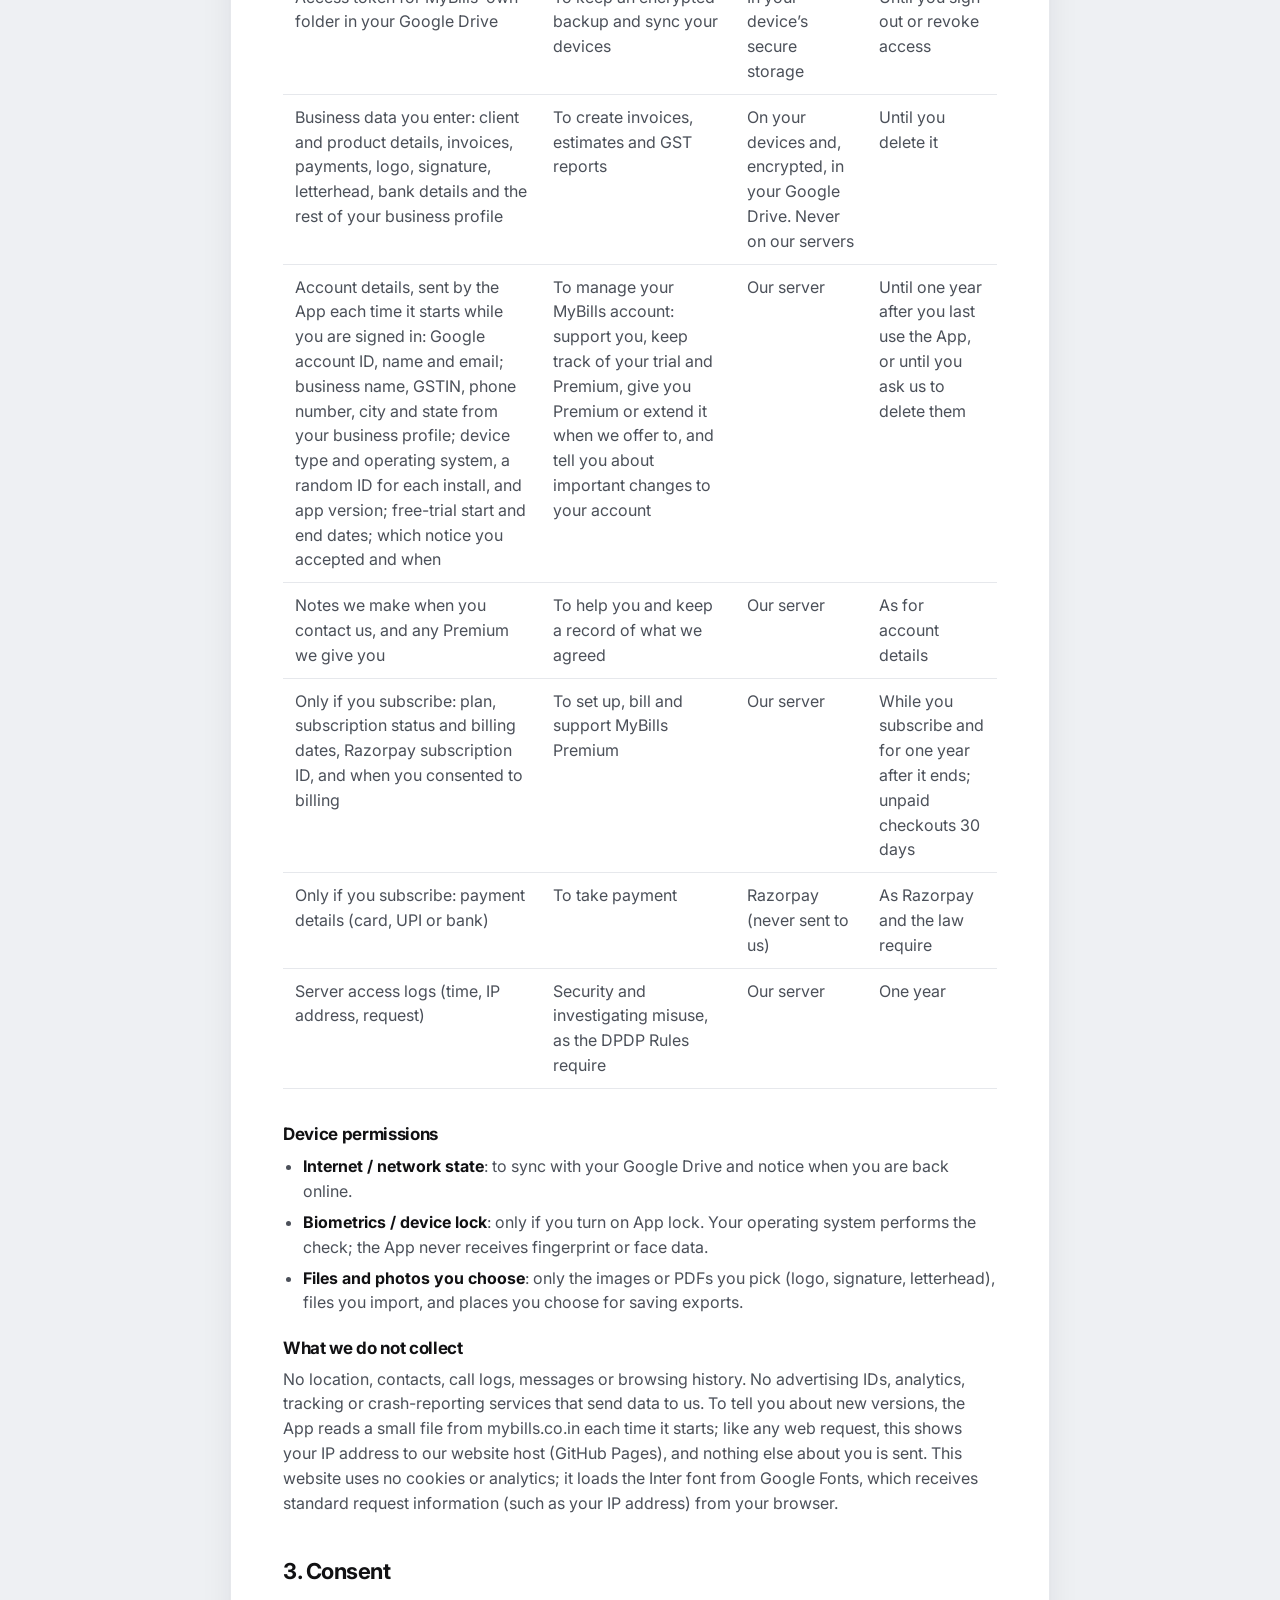
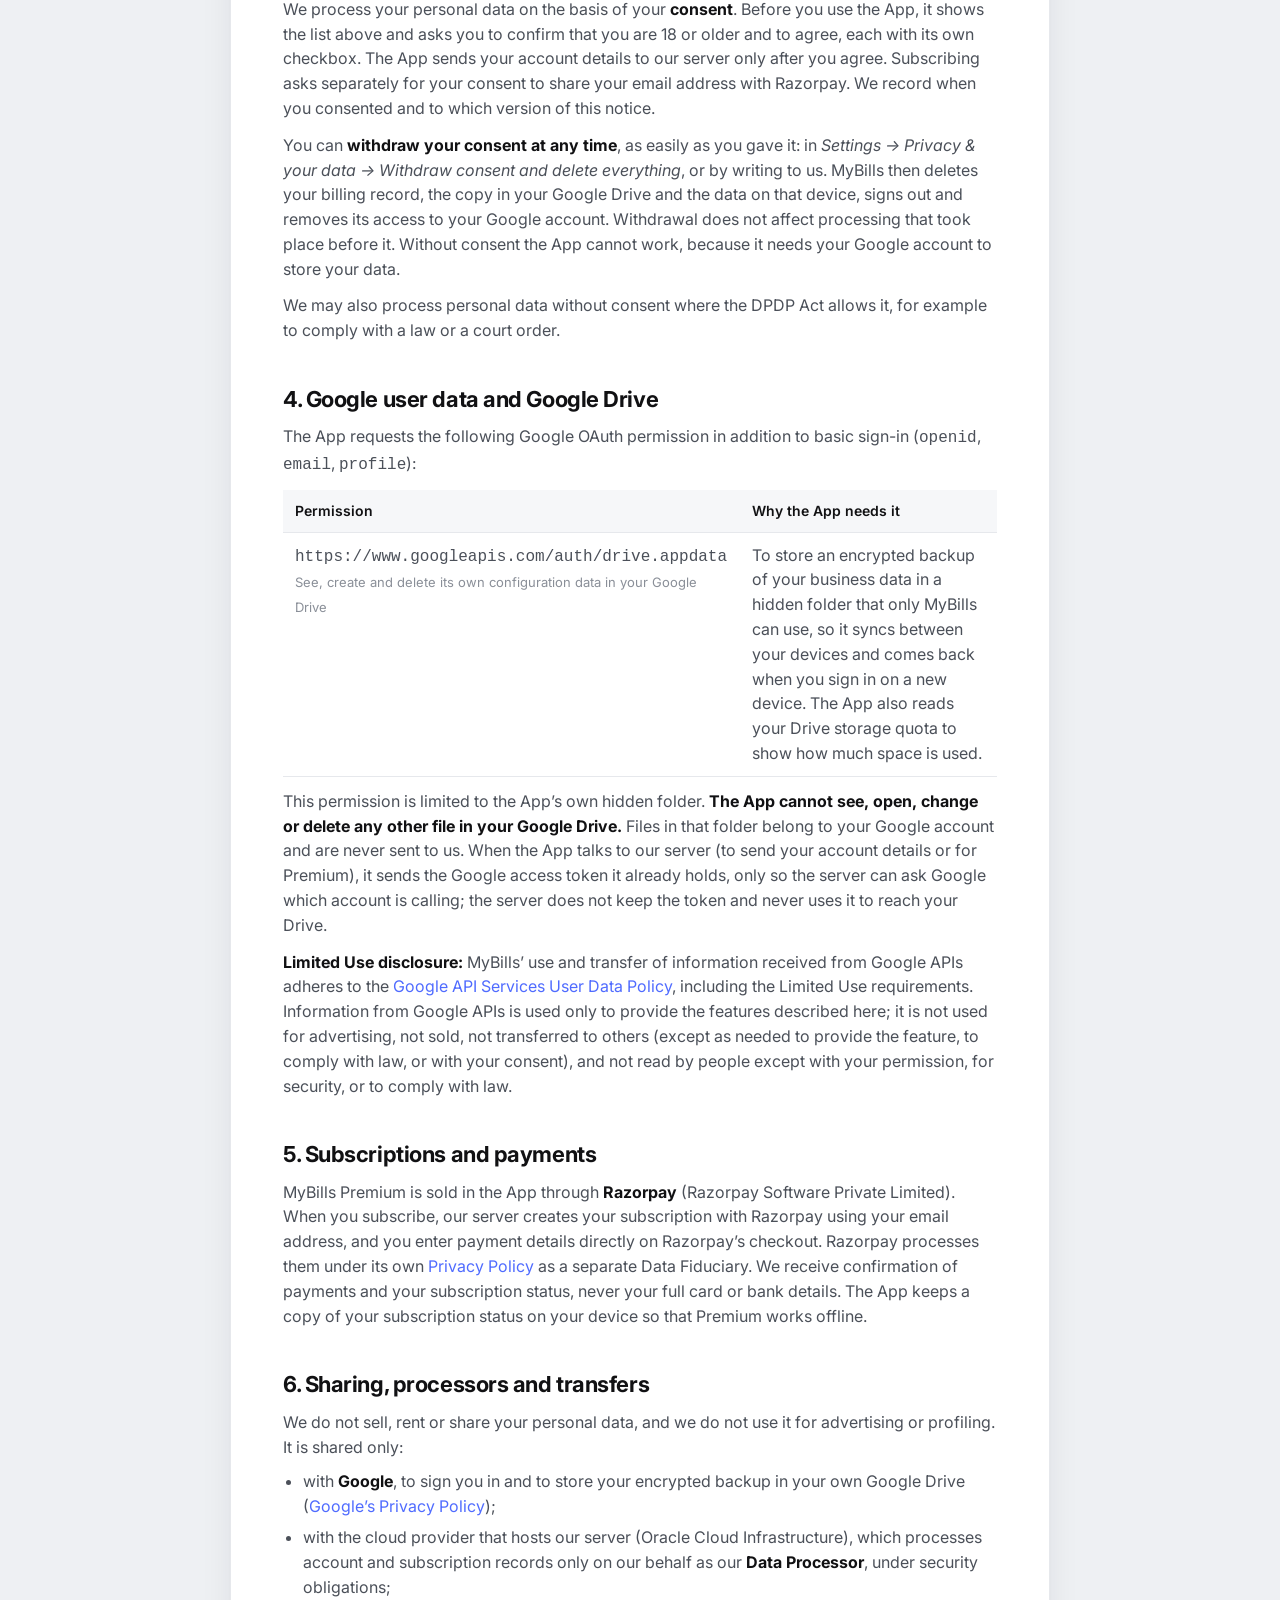
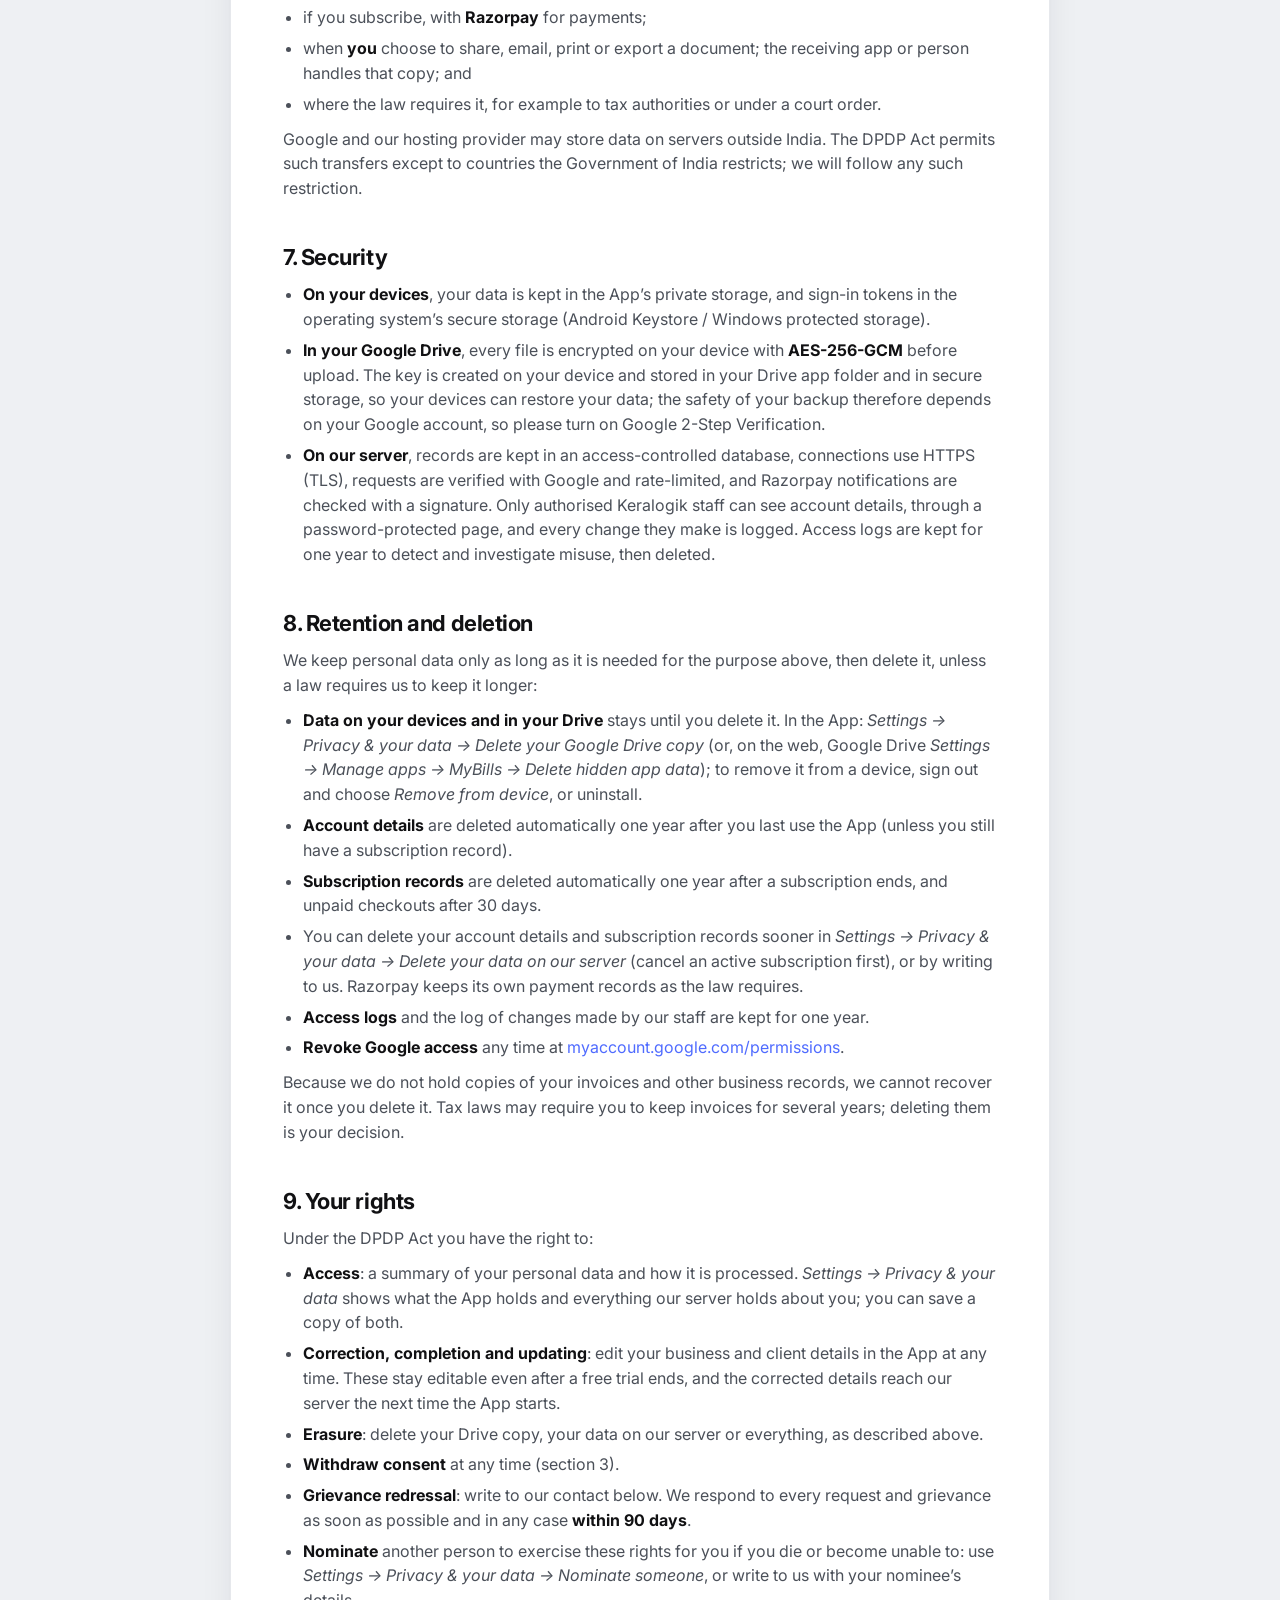
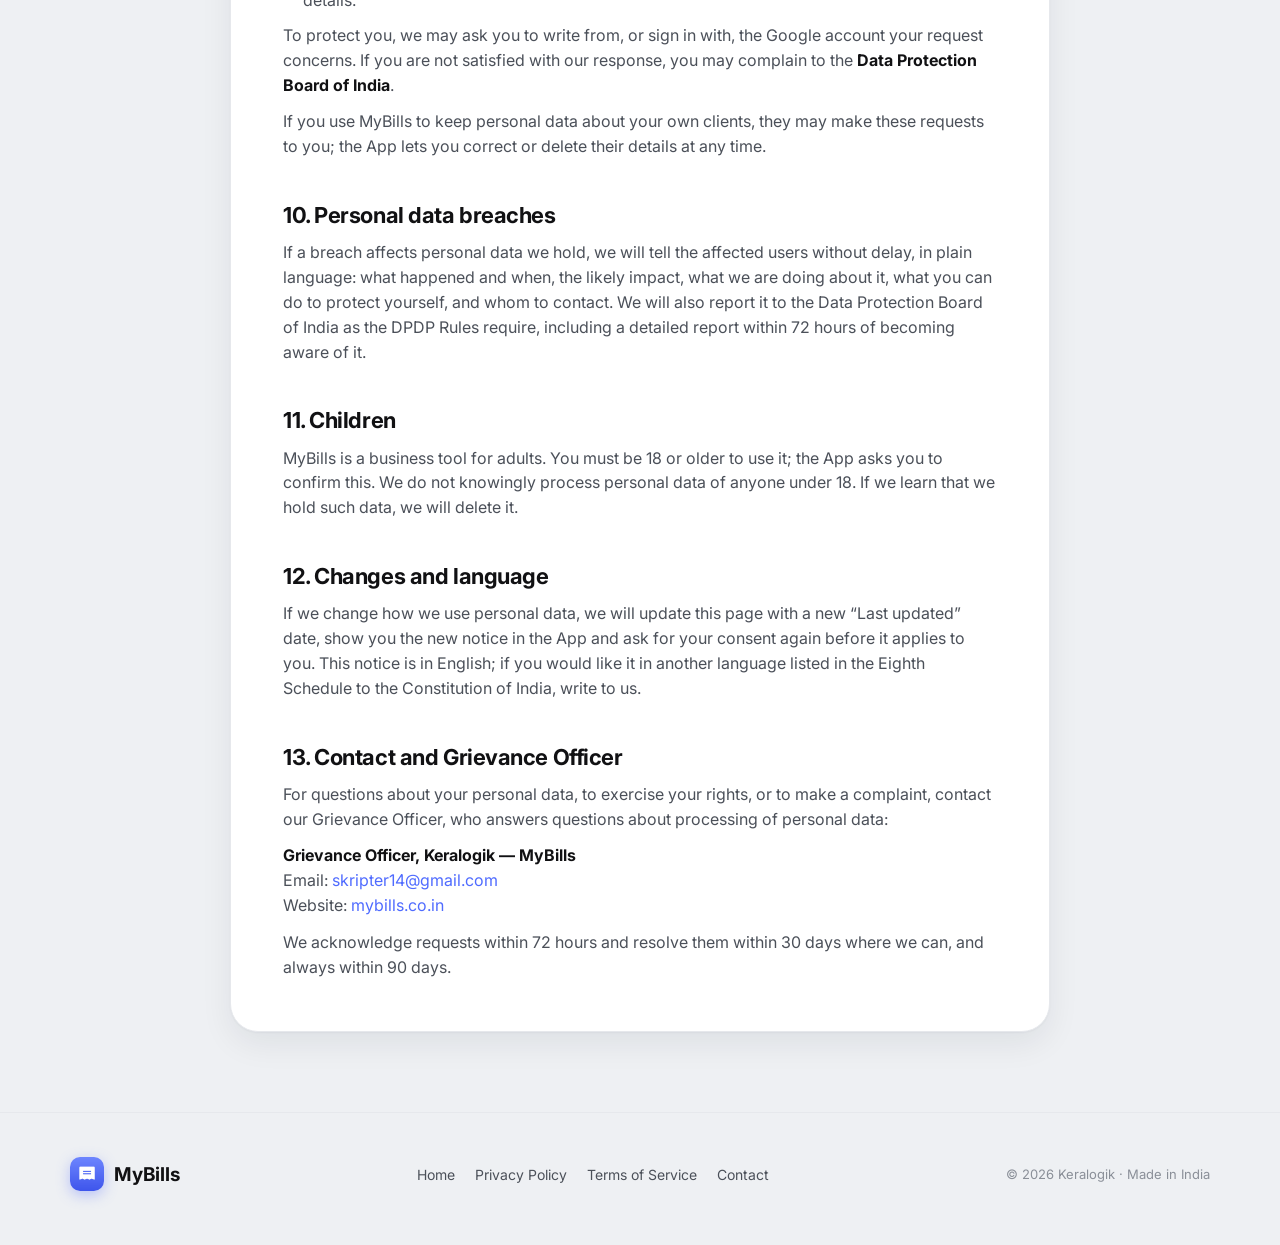
<file: privacy.html>
<!DOCTYPE html>
<html lang="en-IN" class="no-js">
<head>
  <meta charset="UTF-8">
  <meta name="viewport" content="width=device-width, initial-scale=1">
  <title>Privacy Policy — MyBills</title>
  <meta name="description" content="How MyBills handles your information: data stays on your devices and in your own Google Drive, encrypted. No ads, no tracking.">
  <link rel="canonical" href="https://mybills.co.in/privacy.html">
  <link rel="icon" type="image/png" href="assets/img/favicon.png">
  <link rel="preconnect" href="https://fonts.googleapis.com">
  <link rel="preconnect" href="https://fonts.gstatic.com" crossorigin>
  <link href="https://fonts.googleapis.com/css2?family=Inter:wght@400;500;600;700&display=swap" rel="stylesheet">
  <link rel="stylesheet" href="style.css">
</head>
<body>
<header class="nav" id="nav">
  <div class="wrap">
    <a href="/" class="brand"><img src="assets/img/icon.png" alt="" width="34" height="34">MyBills</a>
    <button class="nav-toggle" id="navToggle" aria-label="Open menu" aria-expanded="false" aria-controls="navLinks"><span></span><span></span><span></span></button>
    <nav class="nav-links" id="navLinks" aria-label="Main">
      <a href="/#features">Features</a>
      <a href="terms.html">Terms</a>
      <a href="/#download" class="btn btn-dark btn-sm">Download</a>
    </nav>
  </div>
</header>

<main class="legal">
  <article class="card">
    <span class="eyebrow">Legal</span>
    <h1>Privacy Policy</h1>
    <p class="tiny">Effective date: 16 October 2026 · Last updated: 18 November 2026</p>

    <div class="summary">
      <strong>The short version</strong>
      <ul>
        <li>Your invoices, clients, products, payments and other business records stay on your devices and, encrypted, in <strong>your own</strong> Google Drive. Keralogik never receives them.</li>
        <li>When you sign in, the App tells our server who you are so we can support your account and manage your trial and Premium: your Google name and email, your business name, GSTIN, phone, city and state, your devices and app version, and your trial dates.</li>
        <li>MyBills only asks Google for its own hidden app folder in your Drive. It cannot see your other files.</li>
        <li>If you subscribe to MyBills Premium, our server also keeps your plan and subscription status. Razorpay handles the payment; we never see your card, UPI or bank details.</li>
        <li>We use your data only with your consent and only for the purposes listed below. You can see, export, correct or delete it, and withdraw consent, at any time in <em>Settings → Privacy &amp; your data</em>.</li>
        <li>No advertising, no analytics or tracking, and we never sell your data.</li>
      </ul>
    </div>

    <nav class="toc" aria-label="Contents">
      <a href="#who">Who we are</a><a href="#notice">What we use and why</a><a href="#consent">Consent</a><a href="#google">Google data</a>
      <a href="#payments">Subscriptions</a><a href="#sharing">Sharing</a><a href="#security">Security</a><a href="#deletion">Retention &amp; deletion</a>
      <a href="#rights">Your rights</a><a href="#breach">Data breaches</a><a href="#children">Children</a><a href="#changes">Changes</a><a href="#contact">Contact</a>
    </nav>

    <h2 id="who">1. Who we are and our role</h2>
    <p>MyBills (the “App”) is an invoicing application for Android and Windows developed by <strong>Keralogik</strong> (“we”, “us”). This Privacy Policy is our notice under India’s <strong>Digital Personal Data Protection Act, 2023</strong> and the <strong>Digital Personal Data Protection Rules, 2025</strong> (together, the “DPDP Act”). It explains what personal data is used, why, for how long, and how you can exercise your rights. It applies to the App, to our server (api.mybills.co.in) and to this website, mybills.co.in.</p>
    <p>For your Google account information, the account details the App sends to our server and your subscription records, Keralogik is the <strong>Data Fiduciary</strong>. The rest of the business information you enter into the App, including invoices and details of your own clients, is processed only on your devices and in your own Google Drive; Keralogik never receives it. Where that information includes personal data of your clients, <strong>you</strong> decide how it is used and you are responsible for it as their Data Fiduciary (see our <a href="terms.html#dpdp">Terms of Service</a>).</p>

    <h2 id="notice">2. What we use and why</h2>
    <p>The App shows this list before you start and asks for your consent. You can see it again in <em>Settings → Privacy &amp; your data</em>.</p>
    <div class="table-wrap"><table>
      <tr><th>Personal data</th><th>Purpose</th><th>Where it is kept</th><th>How long</th></tr>
      <tr><td>Your Google account name, email address and profile picture</td><td>To sign you in, show which account you use and keep your data tied to it</td><td>On your device</td><td>Until you sign out</td></tr>
      <tr><td>Access token for MyBills’ own folder in your Google Drive</td><td>To keep an encrypted backup and sync your devices</td><td>In your device’s secure storage</td><td>Until you sign out or revoke access</td></tr>
      <tr><td>Business data you enter: client and product details, invoices, payments, logo, signature, letterhead, bank details and the rest of your business profile</td><td>To create invoices, estimates and GST reports</td><td>On your devices and, encrypted, in your Google Drive. Never on our servers</td><td>Until you delete it</td></tr>
      <tr><td>Account details, sent by the App each time it starts while you are signed in: Google account ID, name and email; business name, GSTIN, phone number, city and state from your business profile; device type and operating system, a random ID for each install, and app version; free-trial start and end dates; which notice you accepted and when</td><td>To manage your MyBills account: support you, keep track of your trial and Premium, give you Premium or extend it when we offer to, and tell you about important changes to your account</td><td>Our server</td><td>Until one year after you last use the App, or until you ask us to delete them</td></tr>
      <tr><td>Notes we make when you contact us, and any Premium we give you</td><td>To help you and keep a record of what we agreed</td><td>Our server</td><td>As for account details</td></tr>
      <tr><td>Only if you subscribe: plan, subscription status and billing dates, Razorpay subscription ID, and when you consented to billing</td><td>To set up, bill and support MyBills Premium</td><td>Our server</td><td>While you subscribe and for one year after it ends; unpaid checkouts 30 days</td></tr>
      <tr><td>Only if you subscribe: payment details (card, UPI or bank)</td><td>To take payment</td><td>Razorpay (never sent to us)</td><td>As Razorpay and the law require</td></tr>
      <tr><td>Server access logs (time, IP address, request)</td><td>Security and investigating misuse, as the DPDP Rules require</td><td>Our server</td><td>One year</td></tr>
    </table></div>
    <h3>Device permissions</h3>
    <ul>
      <li><strong>Internet / network state</strong>: to sync with your Google Drive and notice when you are back online.</li>
      <li><strong>Biometrics / device lock</strong>: only if you turn on App lock. Your operating system performs the check; the App never receives fingerprint or face data.</li>
      <li><strong>Files and photos you choose</strong>: only the images or PDFs you pick (logo, signature, letterhead), files you import, and places you choose for saving exports.</li>
    </ul>
    <h3>What we do not collect</h3>
    <p>No location, contacts, call logs, messages or browsing history. No advertising IDs, analytics, tracking or crash-reporting services that send data to us. To tell you about new versions, the App reads a small file from mybills.co.in each time it starts; like any web request, this shows your IP address to our website host (GitHub Pages), and nothing else about you is sent. This website uses no cookies or analytics; it loads the Inter font from Google Fonts, which receives standard request information (such as your IP address) from your browser.</p>

    <h2 id="consent">3. Consent</h2>
    <p>We process your personal data on the basis of your <strong>consent</strong>. Before you use the App, it shows the list above and asks you to confirm that you are 18 or older and to agree, each with its own checkbox. The App sends your account details to our server only after you agree. Subscribing asks separately for your consent to share your email address with Razorpay. We record when you consented and to which version of this notice.</p>
    <p>You can <strong>withdraw your consent at any time</strong>, as easily as you gave it: in <em>Settings → Privacy &amp; your data → Withdraw consent and delete everything</em>, or by writing to us. MyBills then deletes your billing record, the copy in your Google Drive and the data on that device, signs out and removes its access to your Google account. Withdrawal does not affect processing that took place before it. Without consent the App cannot work, because it needs your Google account to store your data.</p>
    <p>We may also process personal data without consent where the DPDP Act allows it, for example to comply with a law or a court order.</p>

    <h2 id="google">4. Google user data and Google Drive</h2>
    <p>The App requests the following Google OAuth permission in addition to basic sign-in (<code>openid</code>, <code>email</code>, <code>profile</code>):</p>
    <div class="table-wrap"><table>
      <tr><th>Permission</th><th>Why the App needs it</th></tr>
      <tr><td><code>https://www.googleapis.com/auth/drive.appdata</code><br><span class="tiny">See, create and delete its own configuration data in your Google Drive</span></td><td>To store an encrypted backup of your business data in a hidden folder that only MyBills can use, so it syncs between your devices and comes back when you sign in on a new device. The App also reads your Drive storage quota to show how much space is used.</td></tr>
    </table></div>
    <p>This permission is limited to the App’s own hidden folder. <strong>The App cannot see, open, change or delete any other file in your Google Drive.</strong> Files in that folder belong to your Google account and are never sent to us. When the App talks to our server (to send your account details or for Premium), it sends the Google access token it already holds, only so the server can ask Google which account is calling; the server does not keep the token and never uses it to reach your Drive.</p>
    <p><strong>Limited Use disclosure:</strong> MyBills’ use and transfer of information received from Google APIs adheres to the <a href="https://developers.google.com/terms/api-services-user-data-policy" rel="noopener" target="_blank">Google API Services User Data Policy</a>, including the Limited Use requirements. Information from Google APIs is used only to provide the features described here; it is not used for advertising, not sold, not transferred to others (except as needed to provide the feature, to comply with law, or with your consent), and not read by people except with your permission, for security, or to comply with law.</p>

    <h2 id="payments">5. Subscriptions and payments</h2>
    <p>MyBills Premium is sold in the App through <strong>Razorpay</strong> (Razorpay Software Private Limited). When you subscribe, our server creates your subscription with Razorpay using your email address, and you enter payment details directly on Razorpay’s checkout. Razorpay processes them under its own <a href="https://razorpay.com/privacy/" rel="noopener" target="_blank">Privacy Policy</a> as a separate Data Fiduciary. We receive confirmation of payments and your subscription status, never your full card or bank details. The App keeps a copy of your subscription status on your device so that Premium works offline.</p>

    <h2 id="sharing">6. Sharing, processors and transfers</h2>
    <p>We do not sell, rent or share your personal data, and we do not use it for advertising or profiling. It is shared only:</p>
    <ul>
      <li>with <strong>Google</strong>, to sign you in and to store your encrypted backup in your own Google Drive (<a href="https://policies.google.com/privacy" rel="noopener" target="_blank">Google’s Privacy Policy</a>);</li>
      <li>with the cloud provider that hosts our server (Oracle Cloud Infrastructure), which processes account and subscription records only on our behalf as our <strong>Data Processor</strong>, under security obligations;</li>
      <li>if you subscribe, with <strong>Razorpay</strong> for payments;</li>
      <li>when <strong>you</strong> choose to share, email, print or export a document; the receiving app or person handles that copy; and</li>
      <li>where the law requires it, for example to tax authorities or under a court order.</li>
    </ul>
    <p>Google and our hosting provider may store data on servers outside India. The DPDP Act permits such transfers except to countries the Government of India restricts; we will follow any such restriction.</p>

    <h2 id="security">7. Security</h2>
    <ul>
      <li><strong>On your devices</strong>, your data is kept in the App’s private storage, and sign-in tokens in the operating system’s secure storage (Android Keystore / Windows protected storage).</li>
      <li><strong>In your Google Drive</strong>, every file is encrypted on your device with <strong>AES-256-GCM</strong> before upload. The key is created on your device and stored in your Drive app folder and in secure storage, so your devices can restore your data; the safety of your backup therefore depends on your Google account, so please turn on Google 2-Step Verification.</li>
      <li><strong>On our server</strong>, records are kept in an access-controlled database, connections use HTTPS (TLS), requests are verified with Google and rate-limited, and Razorpay notifications are checked with a signature. Only authorised Keralogik staff can see account details, through a password-protected page, and every change they make is logged. Access logs are kept for one year to detect and investigate misuse, then deleted.</li>
    </ul>

    <h2 id="deletion">8. Retention and deletion</h2>
    <p>We keep personal data only as long as it is needed for the purpose above, then delete it, unless a law requires us to keep it longer:</p>
    <ul>
      <li><strong>Data on your devices and in your Drive</strong> stays until you delete it. In the App: <em>Settings → Privacy &amp; your data → Delete your Google Drive copy</em> (or, on the web, Google Drive <em>Settings → Manage apps → MyBills → Delete hidden app data</em>); to remove it from a device, sign out and choose <em>Remove from device</em>, or uninstall.</li>
      <li><strong>Account details</strong> are deleted automatically one year after you last use the App (unless you still have a subscription record).</li>
      <li><strong>Subscription records</strong> are deleted automatically one year after a subscription ends, and unpaid checkouts after 30 days.</li>
      <li>You can delete your account details and subscription records sooner in <em>Settings → Privacy &amp; your data → Delete your data on our server</em> (cancel an active subscription first), or by writing to us. Razorpay keeps its own payment records as the law requires.</li>
      <li><strong>Access logs</strong> and the log of changes made by our staff are kept for one year.</li>
      <li><strong>Revoke Google access</strong> any time at <a href="https://myaccount.google.com/permissions" rel="noopener" target="_blank">myaccount.google.com/permissions</a>.</li>
    </ul>
    <p>Because we do not hold copies of your invoices and other business records, we cannot recover it once you delete it. Tax laws may require you to keep invoices for several years; deleting them is your decision.</p>

    <h2 id="rights">9. Your rights</h2>
    <p>Under the DPDP Act you have the right to:</p>
    <ul>
      <li><strong>Access</strong>: a summary of your personal data and how it is processed. <em>Settings → Privacy &amp; your data</em> shows what the App holds and everything our server holds about you; you can save a copy of both.</li>
      <li><strong>Correction, completion and updating</strong>: edit your business and client details in the App at any time. These stay editable even after a free trial ends, and the corrected details reach our server the next time the App starts.</li>
      <li><strong>Erasure</strong>: delete your Drive copy, your data on our server or everything, as described above.</li>
      <li><strong>Withdraw consent</strong> at any time (section 3).</li>
      <li><strong>Grievance redressal</strong>: write to our contact below. We respond to every request and grievance as soon as possible and in any case <strong>within 90 days</strong>.</li>
      <li><strong>Nominate</strong> another person to exercise these rights for you if you die or become unable to: use <em>Settings → Privacy &amp; your data → Nominate someone</em>, or write to us with your nominee’s details.</li>
    </ul>
    <p>To protect you, we may ask you to write from, or sign in with, the Google account your request concerns. If you are not satisfied with our response, you may complain to the <strong>Data Protection Board of India</strong>.</p>
    <p>If you use MyBills to keep personal data about your own clients, they may make these requests to you; the App lets you correct or delete their details at any time.</p>

    <h2 id="breach">10. Personal data breaches</h2>
    <p>If a breach affects personal data we hold, we will tell the affected users without delay, in plain language: what happened and when, the likely impact, what we are doing about it, what you can do to protect yourself, and whom to contact. We will also report it to the Data Protection Board of India as the DPDP Rules require, including a detailed report within 72 hours of becoming aware of it.</p>

    <h2 id="children">11. Children</h2>
    <p>MyBills is a business tool for adults. You must be 18 or older to use it; the App asks you to confirm this. We do not knowingly process personal data of anyone under 18. If we learn that we hold such data, we will delete it.</p>

    <h2 id="changes">12. Changes and language</h2>
    <p>If we change how we use personal data, we will update this page with a new “Last updated” date, show you the new notice in the App and ask for your consent again before it applies to you. This notice is in English; if you would like it in another language listed in the Eighth Schedule to the Constitution of India, write to us.</p>

    <h2 id="contact">13. Contact and Grievance Officer</h2>
    <p>For questions about your personal data, to exercise your rights, or to make a complaint, contact our Grievance Officer, who answers questions about processing of personal data:</p>
    <p><strong>Grievance Officer, Keralogik — MyBills</strong><br>Email: <a href="mailto:skripter14@gmail.com">skripter14@gmail.com</a><br>Website: <a href="https://mybills.co.in/">mybills.co.in</a></p>
    <p>We acknowledge requests within 72 hours and resolve them within 30 days where we can, and always within 90 days.</p>
  </article>
</main>

<footer>
  <div class="wrap foot">
    <a href="/" class="brand"><img src="assets/img/icon.png" alt="" width="34" height="34">MyBills</a>
    <nav aria-label="Footer"><a href="/">Home</a><a href="privacy.html">Privacy Policy</a><a href="terms.html">Terms of Service</a><a href="mailto:skripter14@gmail.com">Contact</a></nav>
    <p class="tiny">© 2026 Keralogik · Made in India</p>
  </div>
</footer>
<script src="app.js"></script>
</body>
</html>
</file>
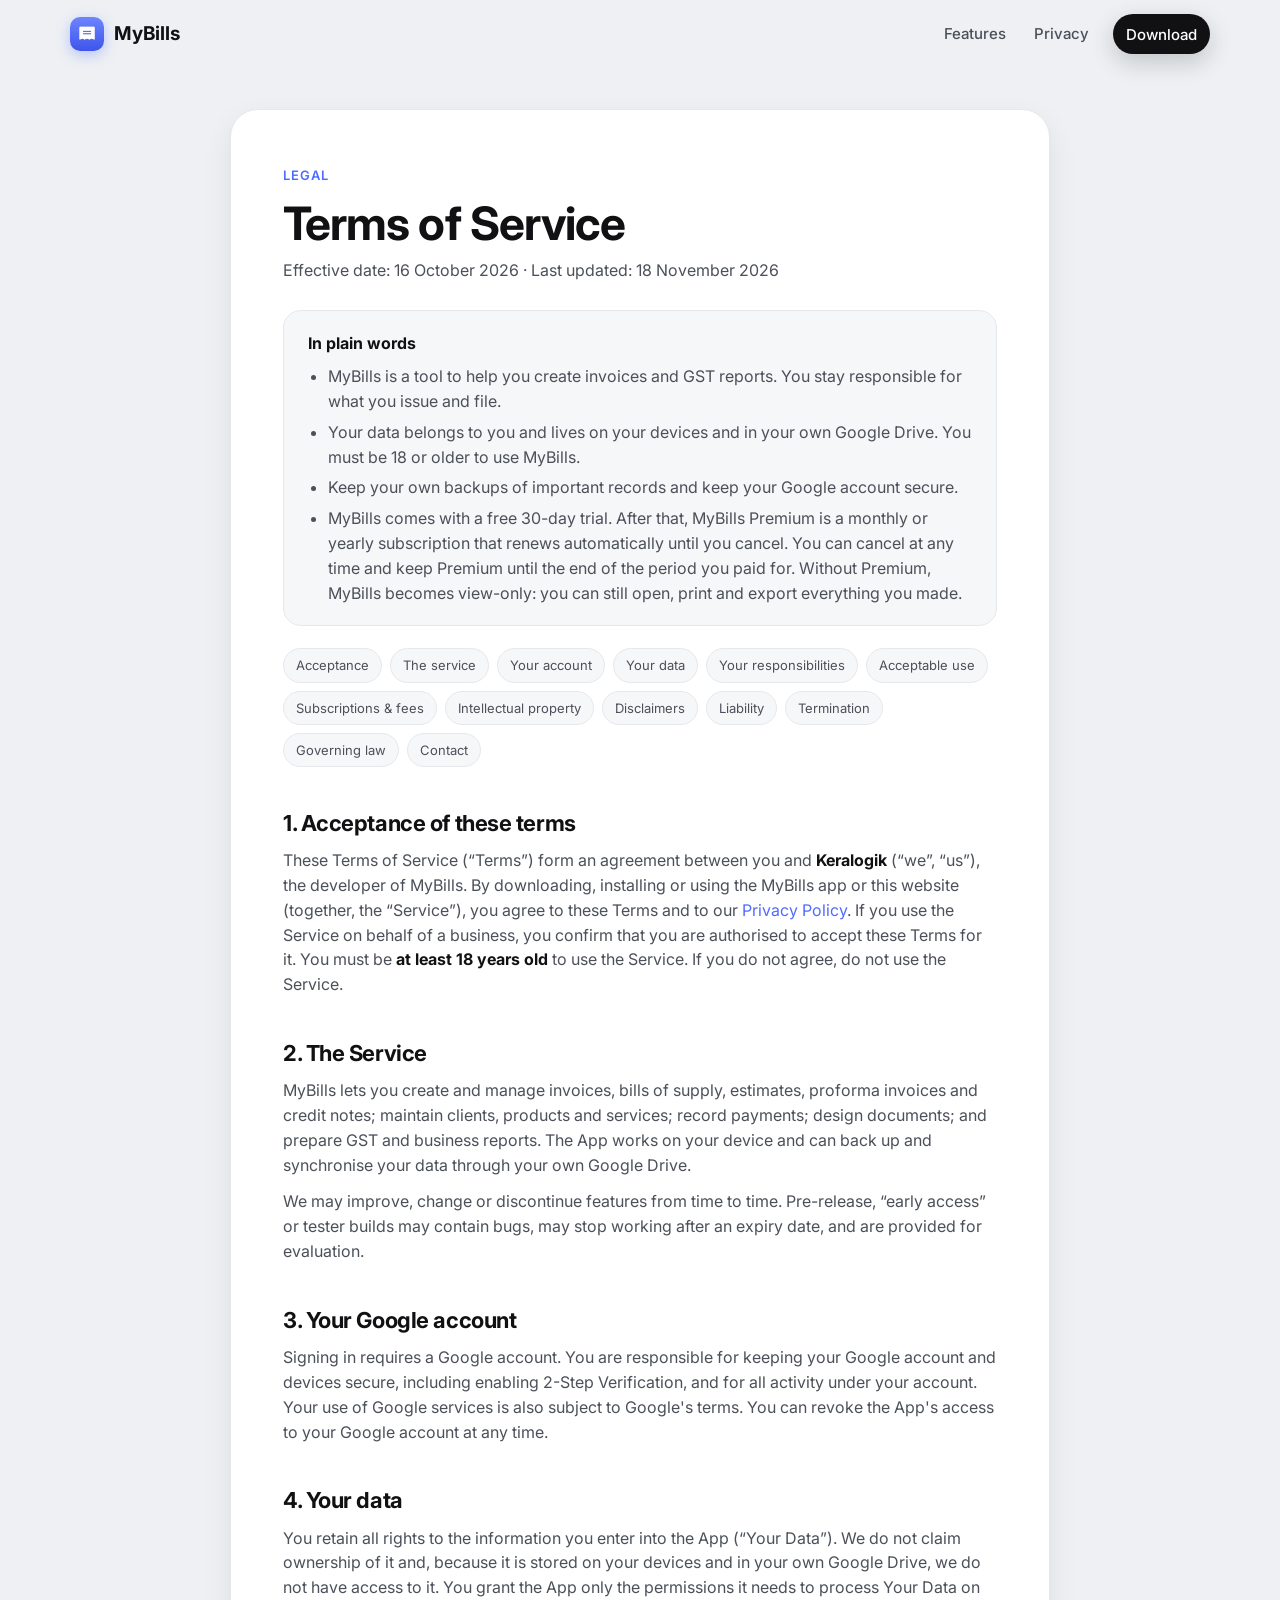
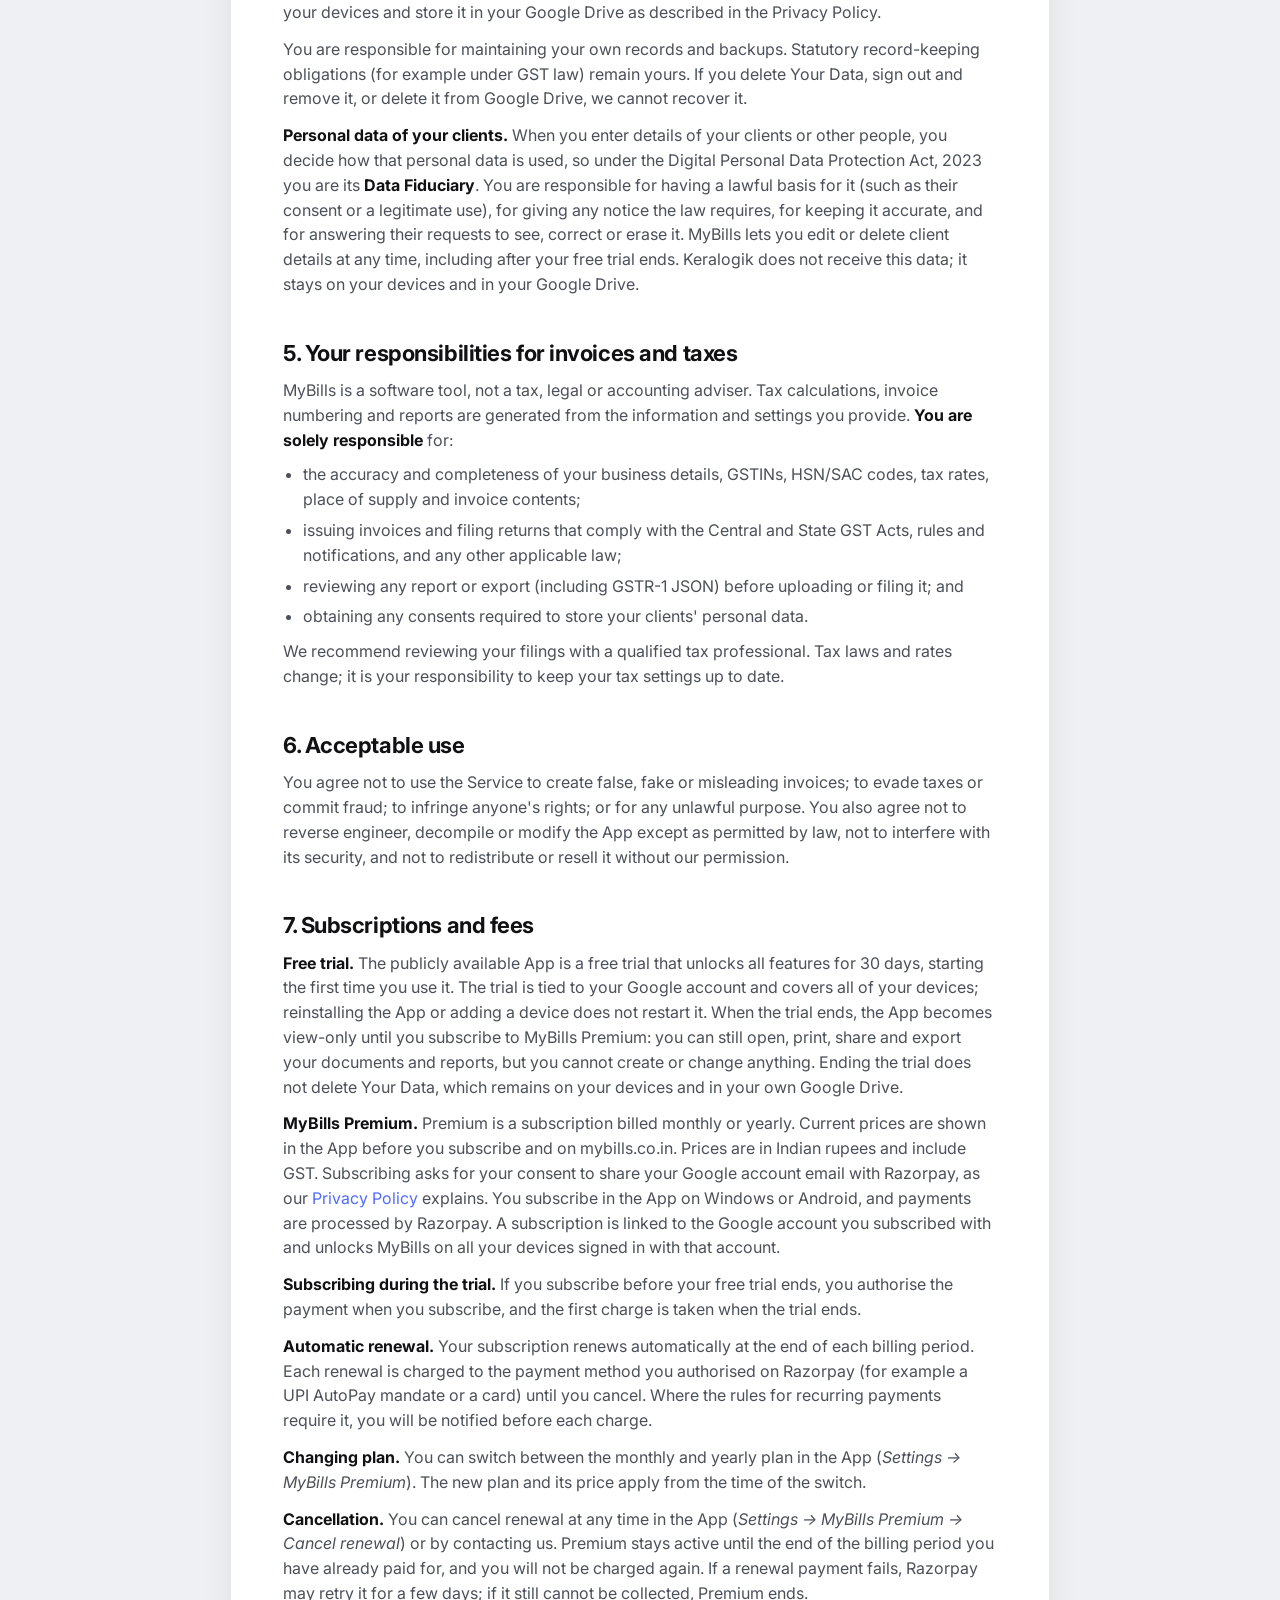
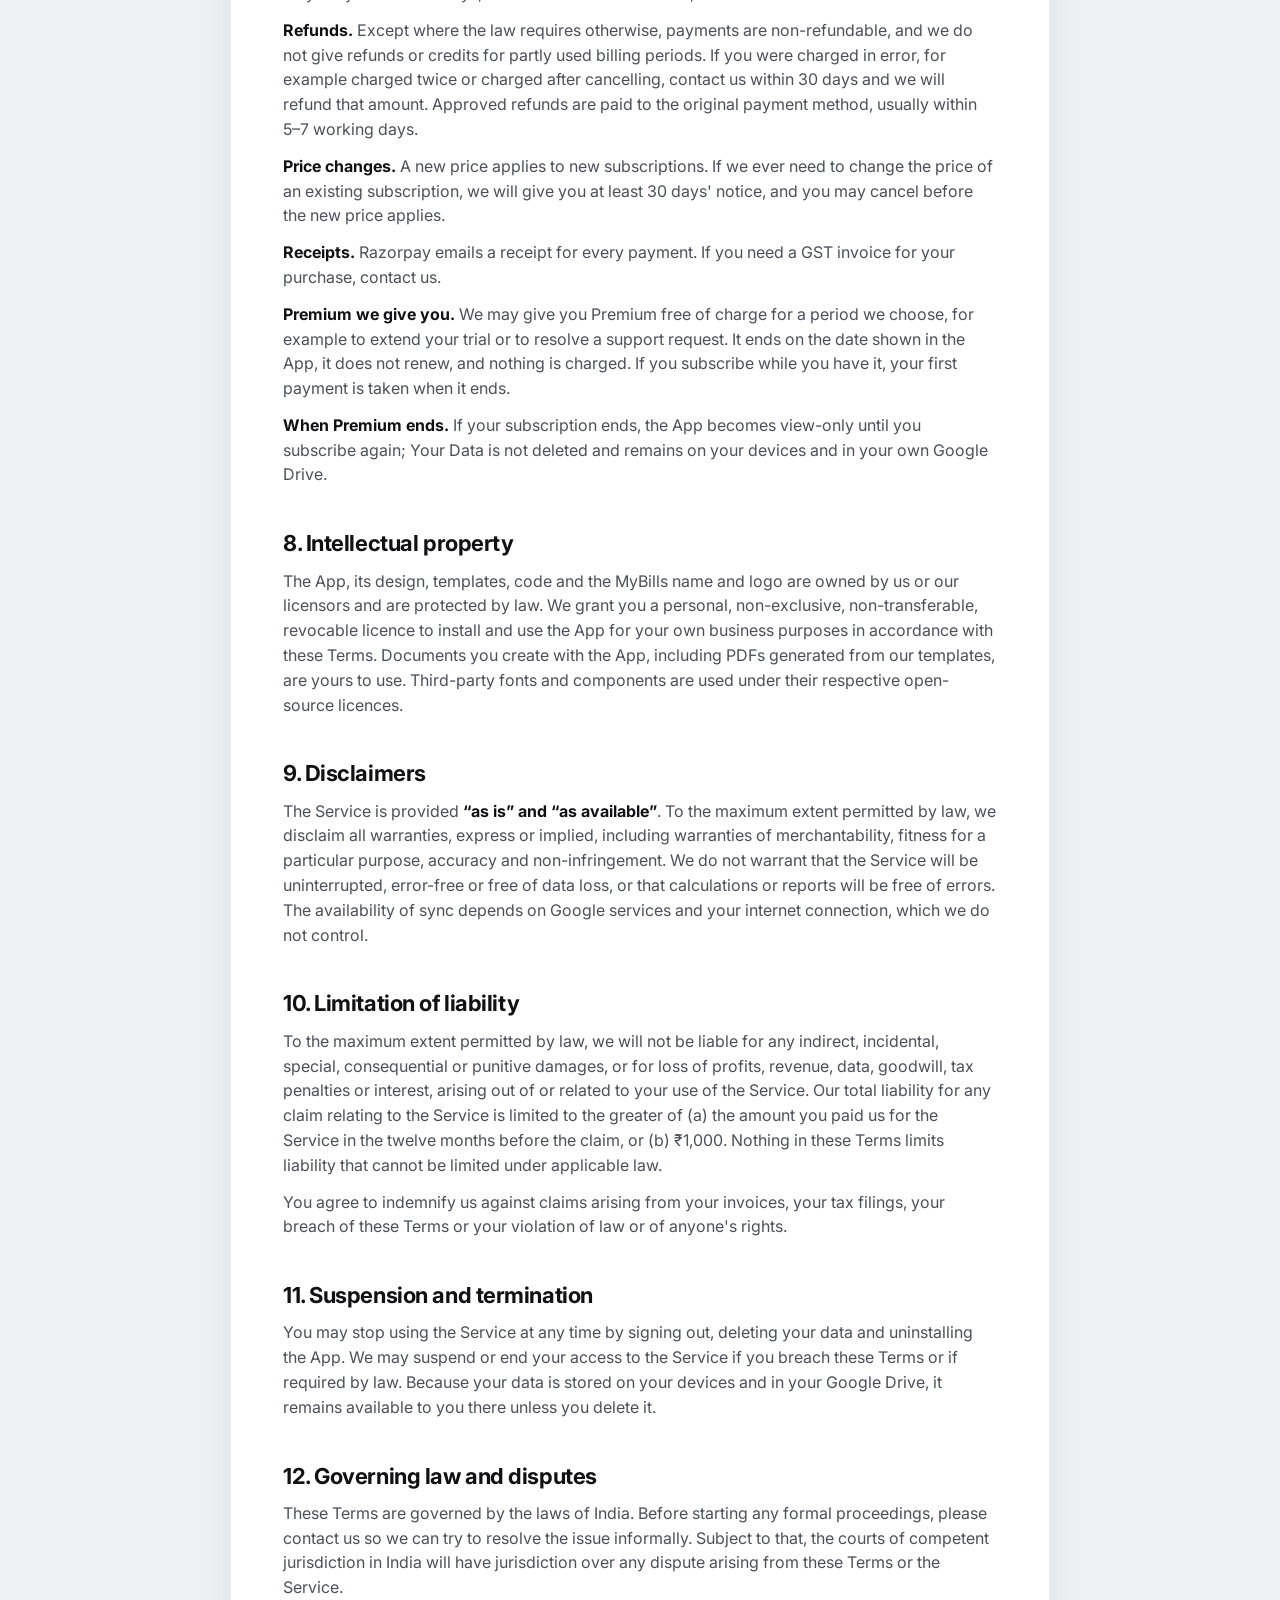
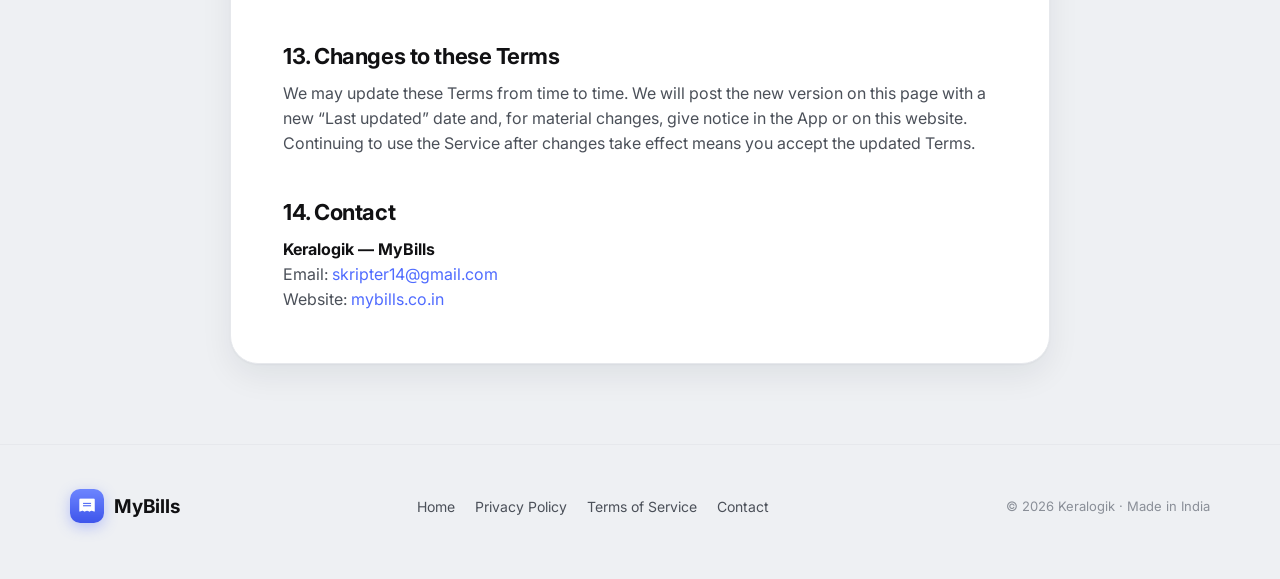
<file: terms.html>
<!DOCTYPE html>
<html lang="en-IN" class="no-js">
<head>
  <meta charset="UTF-8">
  <meta name="viewport" content="width=device-width, initial-scale=1">
  <title>Terms of Service — MyBills</title>
  <meta name="description" content="The terms that apply when you use the MyBills invoicing app.">
  <link rel="canonical" href="https://mybills.co.in/terms.html">
  <link rel="icon" type="image/png" href="assets/img/favicon.png">
  <link rel="preconnect" href="https://fonts.googleapis.com">
  <link rel="preconnect" href="https://fonts.gstatic.com" crossorigin>
  <link href="https://fonts.googleapis.com/css2?family=Inter:wght@400;500;600;700&display=swap" rel="stylesheet">
  <link rel="stylesheet" href="style.css">
</head>
<body>
<header class="nav" id="nav">
  <div class="wrap">
    <a href="/" class="brand"><img src="assets/img/icon.png" alt="" width="34" height="34">MyBills</a>
    <button class="nav-toggle" id="navToggle" aria-label="Open menu" aria-expanded="false" aria-controls="navLinks"><span></span><span></span><span></span></button>
    <nav class="nav-links" id="navLinks" aria-label="Main">
      <a href="/#features">Features</a>
      <a href="privacy.html">Privacy</a>
      <a href="/#download" class="btn btn-dark btn-sm">Download</a>
    </nav>
  </div>
</header>

<main class="legal">
  <article class="card">
    <span class="eyebrow">Legal</span>
    <h1>Terms of Service</h1>
    <p class="tiny">Effective date: 16 October 2026 · Last updated: 18 November 2026</p>

    <div class="summary">
      <strong>In plain words</strong>
      <ul>
        <li>MyBills is a tool to help you create invoices and GST reports. You stay responsible for what you issue and file.</li>
        <li>Your data belongs to you and lives on your devices and in your own Google Drive. You must be 18 or older to use MyBills.</li>
        <li>Keep your own backups of important records and keep your Google account secure.</li>
        <li>MyBills comes with a free 30-day trial. After that, MyBills Premium is a monthly or yearly subscription that renews automatically until you cancel. You can cancel at any time and keep Premium until the end of the period you paid for. Without Premium, MyBills becomes view-only: you can still open, print and export everything you made.</li>
      </ul>
    </div>

    <nav class="toc" aria-label="Contents">
      <a href="#accept">Acceptance</a><a href="#service">The service</a><a href="#account">Your account</a><a href="#data">Your data</a>
      <a href="#responsibility">Your responsibilities</a><a href="#use">Acceptable use</a><a href="#fees">Subscriptions &amp; fees</a><a href="#ip">Intellectual property</a>
      <a href="#warranty">Disclaimers</a><a href="#liability">Liability</a><a href="#termination">Termination</a><a href="#law">Governing law</a><a href="#contact">Contact</a>
    </nav>

    <h2 id="accept">1. Acceptance of these terms</h2>
    <p>These Terms of Service (“Terms”) form an agreement between you and <strong>Keralogik</strong> (“we”, “us”), the developer of MyBills. By downloading, installing or using the MyBills app or this website (together, the “Service”), you agree to these Terms and to our <a href="privacy.html">Privacy Policy</a>. If you use the Service on behalf of a business, you confirm that you are authorised to accept these Terms for it. You must be <strong>at least 18 years old</strong> to use the Service. If you do not agree, do not use the Service.</p>

    <h2 id="service">2. The Service</h2>
    <p>MyBills lets you create and manage invoices, bills of supply, estimates, proforma invoices and credit notes; maintain clients, products and services; record payments; design documents; and prepare GST and business reports. The App works on your device and can back up and synchronise your data through your own Google Drive.</p>
    <p>We may improve, change or discontinue features from time to time. Pre-release, “early access” or tester builds may contain bugs, may stop working after an expiry date, and are provided for evaluation.</p>

    <h2 id="account">3. Your Google account</h2>
    <p>Signing in requires a Google account. You are responsible for keeping your Google account and devices secure, including enabling 2-Step Verification, and for all activity under your account. Your use of Google services is also subject to Google's terms. You can revoke the App's access to your Google account at any time.</p>

    <h2 id="data">4. Your data</h2>
    <p>You retain all rights to the information you enter into the App (“Your Data”). We do not claim ownership of it and, because it is stored on your devices and in your own Google Drive, we do not have access to it. You grant the App only the permissions it needs to process Your Data on your devices and store it in your Google Drive as described in the Privacy Policy.</p>
    <p>You are responsible for maintaining your own records and backups. Statutory record-keeping obligations (for example under GST law) remain yours. If you delete Your Data, sign out and remove it, or delete it from Google Drive, we cannot recover it.</p>
    <p id="dpdp"><strong>Personal data of your clients.</strong> When you enter details of your clients or other people, you decide how that personal data is used, so under the Digital Personal Data Protection Act, 2023 you are its <strong>Data Fiduciary</strong>. You are responsible for having a lawful basis for it (such as their consent or a legitimate use), for giving any notice the law requires, for keeping it accurate, and for answering their requests to see, correct or erase it. MyBills lets you edit or delete client details at any time, including after your free trial ends. Keralogik does not receive this data; it stays on your devices and in your Google Drive.</p>

    <h2 id="responsibility">5. Your responsibilities for invoices and taxes</h2>
    <p>MyBills is a software tool, not a tax, legal or accounting adviser. Tax calculations, invoice numbering and reports are generated from the information and settings you provide. <strong>You are solely responsible</strong> for:</p>
    <ul>
      <li>the accuracy and completeness of your business details, GSTINs, HSN/SAC codes, tax rates, place of supply and invoice contents;</li>
      <li>issuing invoices and filing returns that comply with the Central and State GST Acts, rules and notifications, and any other applicable law;</li>
      <li>reviewing any report or export (including GSTR-1 JSON) before uploading or filing it; and</li>
      <li>obtaining any consents required to store your clients' personal data.</li>
    </ul>
    <p>We recommend reviewing your filings with a qualified tax professional. Tax laws and rates change; it is your responsibility to keep your tax settings up to date.</p>

    <h2 id="use">6. Acceptable use</h2>
    <p>You agree not to use the Service to create false, fake or misleading invoices; to evade taxes or commit fraud; to infringe anyone's rights; or for any unlawful purpose. You also agree not to reverse engineer, decompile or modify the App except as permitted by law, not to interfere with its security, and not to redistribute or resell it without our permission.</p>

    <h2 id="fees">7. Subscriptions and fees</h2>
    <p><strong>Free trial.</strong> The publicly available App is a free trial that unlocks all features for 30 days, starting the first time you use it. The trial is tied to your Google account and covers all of your devices; reinstalling the App or adding a device does not restart it. When the trial ends, the App becomes view-only until you subscribe to MyBills Premium: you can still open, print, share and export your documents and reports, but you cannot create or change anything. Ending the trial does not delete Your Data, which remains on your devices and in your own Google Drive.</p>
    <p><strong>MyBills Premium.</strong> Premium is a subscription billed monthly or yearly. Current prices are shown in the App before you subscribe and on mybills.co.in. Prices are in Indian rupees and include GST. Subscribing asks for your consent to share your Google account email with Razorpay, as our <a href="privacy.html#payments">Privacy Policy</a> explains. You subscribe in the App on Windows or Android, and payments are processed by Razorpay. A subscription is linked to the Google account you subscribed with and unlocks MyBills on all your devices signed in with that account.</p>
    <p><strong>Subscribing during the trial.</strong> If you subscribe before your free trial ends, you authorise the payment when you subscribe, and the first charge is taken when the trial ends.</p>
    <p><strong>Automatic renewal.</strong> Your subscription renews automatically at the end of each billing period. Each renewal is charged to the payment method you authorised on Razorpay (for example a UPI AutoPay mandate or a card) until you cancel. Where the rules for recurring payments require it, you will be notified before each charge.</p>
    <p><strong>Changing plan.</strong> You can switch between the monthly and yearly plan in the App (<em>Settings → MyBills Premium</em>). The new plan and its price apply from the time of the switch.</p>
    <p><strong>Cancellation.</strong> You can cancel renewal at any time in the App (<em>Settings → MyBills Premium → Cancel renewal</em>) or by contacting us. Premium stays active until the end of the billing period you have already paid for, and you will not be charged again. If a renewal payment fails, Razorpay may retry it for a few days; if it still cannot be collected, Premium ends.</p>
    <p><strong>Refunds.</strong> Except where the law requires otherwise, payments are non-refundable, and we do not give refunds or credits for partly used billing periods. If you were charged in error, for example charged twice or charged after cancelling, contact us within 30 days and we will refund that amount. Approved refunds are paid to the original payment method, usually within 5–7 working days.</p>
    <p><strong>Price changes.</strong> A new price applies to new subscriptions. If we ever need to change the price of an existing subscription, we will give you at least 30 days' notice, and you may cancel before the new price applies.</p>
    <p><strong>Receipts.</strong> Razorpay emails a receipt for every payment. If you need a GST invoice for your purchase, contact us.</p>
    <p><strong>Premium we give you.</strong> We may give you Premium free of charge for a period we choose, for example to extend your trial or to resolve a support request. It ends on the date shown in the App, it does not renew, and nothing is charged. If you subscribe while you have it, your first payment is taken when it ends.</p>
    <p><strong>When Premium ends.</strong> If your subscription ends, the App becomes view-only until you subscribe again; Your Data is not deleted and remains on your devices and in your own Google Drive.</p>

    <h2 id="ip">8. Intellectual property</h2>
    <p>The App, its design, templates, code and the MyBills name and logo are owned by us or our licensors and are protected by law. We grant you a personal, non-exclusive, non-transferable, revocable licence to install and use the App for your own business purposes in accordance with these Terms. Documents you create with the App, including PDFs generated from our templates, are yours to use. Third-party fonts and components are used under their respective open-source licences.</p>

    <h2 id="warranty">9. Disclaimers</h2>
    <p>The Service is provided <strong>“as is” and “as available”</strong>. To the maximum extent permitted by law, we disclaim all warranties, express or implied, including warranties of merchantability, fitness for a particular purpose, accuracy and non-infringement. We do not warrant that the Service will be uninterrupted, error-free or free of data loss, or that calculations or reports will be free of errors. The availability of sync depends on Google services and your internet connection, which we do not control.</p>

    <h2 id="liability">10. Limitation of liability</h2>
    <p>To the maximum extent permitted by law, we will not be liable for any indirect, incidental, special, consequential or punitive damages, or for loss of profits, revenue, data, goodwill, tax penalties or interest, arising out of or related to your use of the Service. Our total liability for any claim relating to the Service is limited to the greater of (a) the amount you paid us for the Service in the twelve months before the claim, or (b) ₹1,000. Nothing in these Terms limits liability that cannot be limited under applicable law.</p>
    <p>You agree to indemnify us against claims arising from your invoices, your tax filings, your breach of these Terms or your violation of law or of anyone's rights.</p>

    <h2 id="termination">11. Suspension and termination</h2>
    <p>You may stop using the Service at any time by signing out, deleting your data and uninstalling the App. We may suspend or end your access to the Service if you breach these Terms or if required by law. Because your data is stored on your devices and in your Google Drive, it remains available to you there unless you delete it.</p>

    <h2 id="law">12. Governing law and disputes</h2>
    <p>These Terms are governed by the laws of India. Before starting any formal proceedings, please contact us so we can try to resolve the issue informally. Subject to that, the courts of competent jurisdiction in India will have jurisdiction over any dispute arising from these Terms or the Service.</p>

    <h2 id="changes">13. Changes to these Terms</h2>
    <p>We may update these Terms from time to time. We will post the new version on this page with a new “Last updated” date and, for material changes, give notice in the App or on this website. Continuing to use the Service after changes take effect means you accept the updated Terms.</p>

    <h2 id="contact">14. Contact</h2>
    <p><strong>Keralogik — MyBills</strong><br>Email: <a href="mailto:skripter14@gmail.com">skripter14@gmail.com</a><br>Website: <a href="https://mybills.co.in/">mybills.co.in</a></p>
  </article>
</main>

<footer>
  <div class="wrap foot">
    <a href="/" class="brand"><img src="assets/img/icon.png" alt="" width="34" height="34">MyBills</a>
    <nav aria-label="Footer"><a href="/">Home</a><a href="privacy.html">Privacy Policy</a><a href="terms.html">Terms of Service</a><a href="mailto:skripter14@gmail.com">Contact</a></nav>
    <p class="tiny">© 2026 Keralogik · Made in India</p>
  </div>
</footer>
<script src="app.js"></script>
</body>
</html>
</file>
<file: style.css>
/* MyBills website — same design language as the app. */
:root {
  --canvas: #eef0f3;
  --surface: #ffffff;
  --surface-muted: #f6f7f9;
  --sunken: #f1f2f5;
  --border: #e6e8ec;
  --border-strong: #d9dce2;
  --ink: #111113;
  --ink-2: #4b5059;
  --ink-3: #8a8f98;
  --band: #111113;
  --band-pill: #1c1c1f;
  --band-pill-border: #2e2e33;
  --on-band: #f4f4f5;
  --on-band-2: #a1a1aa;
  --brand: #4f6bff;
  --success: #1fa855;
  --success-tint: #e6f6ec;
  --violet: #8b5cf6;
  --shadow: 0 1px 2px rgba(16, 24, 40, .04), 0 12px 32px rgba(16, 24, 40, .07);
  --shadow-lg: 0 30px 80px rgba(16, 24, 40, .18);
  --max: 1180px;
  color-scheme: light;
}

@media (prefers-color-scheme: dark) {
  :root:not([data-theme="light"]) {
    --canvas: #09090b;
    --surface: #16161a;
    --surface-muted: #1c1c21;
    --sunken: #121215;
    --border: #26262c;
    --border-strong: #33333a;
    --ink: #f4f4f5;
    --ink-2: #c4c4cc;
    --ink-3: #8b8b94;
    --band: #000;
    --brand: #7d93ff;
    --success-tint: #12291c;
    --shadow: 0 1px 2px rgba(0, 0, 0, .3), 0 12px 32px rgba(0, 0, 0, .35);
    --shadow-lg: 0 30px 80px rgba(0, 0, 0, .5);
    color-scheme: dark;
  }
}

*, *::before, *::after { box-sizing: border-box; }
html { scroll-behavior: smooth; -webkit-text-size-adjust: 100%; }
body {
  margin: 0;
  font-family: Inter, system-ui, -apple-system, "Segoe UI", Roboto, sans-serif;
  font-size: 16px;
  line-height: 1.55;
  color: var(--ink);
  background: var(--canvas);
  -webkit-font-smoothing: antialiased;
  overflow-x: hidden;
}
img { max-width: 100%; display: block; height: auto; }
a { color: var(--brand); text-decoration: none; }
a:hover { text-decoration: underline; }
h1, h2, h3, h4 { margin: 0; letter-spacing: -0.02em; line-height: 1.15; }
p { margin: 0; }
.wrap { width: 100%; max-width: var(--max); margin: 0 auto; padding: 0 20px; }
.muted { color: var(--ink-2); }
.tiny { font-size: 13px; color: var(--ink-3); }

/* ─── Nav ─── */
.nav {
  position: sticky; top: 0; z-index: 50;
  backdrop-filter: saturate(180%) blur(16px);
  -webkit-backdrop-filter: saturate(180%) blur(16px);
  background: color-mix(in srgb, var(--canvas) 80%, transparent);
  border-bottom: 1px solid transparent;
  transition: border-color .2s;
}
.nav.scrolled { border-bottom-color: var(--border); }
.nav .wrap { display: flex; align-items: center; gap: 24px; height: 68px; position: relative; }
.brand { display: flex; align-items: center; gap: 10px; font-weight: 700; font-size: 19px; color: var(--ink); }
.brand:hover { text-decoration: none; }
.brand img { width: 34px; height: 34px; border-radius: 10px; box-shadow: 0 4px 14px rgba(79, 107, 255, .35); }
.nav-links { display: flex; gap: 4px; margin-left: auto; align-items: center; }
.nav-links a { color: var(--ink-2); font-weight: 500; font-size: 15px; padding: 8px 12px; border-radius: 999px; }
.nav-links a:hover { color: var(--ink); background: var(--surface); text-decoration: none; }
.nav-links .btn { color: var(--surface); margin-left: 8px; }
.nav-links .btn:hover { color: var(--surface); background: var(--ink); }
.nav-toggle { display: none; margin-left: auto; background: var(--surface); border: 1px solid var(--border); width: 42px; height: 42px; border-radius: 50%; cursor: pointer; padding: 0; }
.nav-toggle span { display: block; width: 16px; height: 2px; background: var(--ink); margin: 3px auto; border-radius: 2px; }

/* ─── Buttons ─── */
.btn {
  display: inline-flex; align-items: center; justify-content: center; gap: 10px;
  height: 54px; padding: 0 22px; border-radius: 14px;
  font: 600 15px/1 Inter, system-ui, sans-serif; cursor: pointer;
  border: 1px solid transparent; transition: transform .15s, box-shadow .2s, background .2s;
  white-space: nowrap;
}
.btn:hover { text-decoration: none; transform: translateY(-1px); }
.btn-dark { background: var(--ink); color: var(--surface); box-shadow: 0 8px 24px rgba(17, 17, 19, .2); }
.btn-ghost { background: var(--surface); color: var(--ink); border-color: var(--border-strong); }
.btn-sm { height: 40px; padding: 0 16px; border-radius: 12px; font-size: 14px; }
.btn svg { width: 22px; height: 22px; flex: none; }
.btn .stack { display: flex; flex-direction: column; align-items: flex-start; line-height: 1.15; gap: 3px; }
.btn .stack small { font-weight: 500; font-size: 11px; opacity: .7; letter-spacing: .02em; }

.chip {
  display: inline-flex; align-items: center; gap: 8px;
  padding: 7px 12px; border-radius: 999px; font-size: 13px; font-weight: 500;
  background: var(--surface); border: 1px solid var(--border); color: var(--ink-2);
}
.chip svg { width: 15px; height: 15px; color: var(--success); }

/* ─── Hero ─── */
.hero { padding: 56px 0 24px; }
.hero-grid { display: grid; grid-template-columns: 1.05fr .95fr; gap: 48px; align-items: center; }
.hero-grid > :first-child { position: relative; z-index: 3; }
.hero h1 { font-size: clamp(42px, 6vw, 72px); font-weight: 700; letter-spacing: -0.035em; margin: 18px 0; }
.hero h1 .accent { background: linear-gradient(120deg, var(--brand), #8b5cf6 70%); -webkit-background-clip: text; background-clip: text; color: transparent; }
.hero .lead { font-size: 19px; color: var(--ink-2); max-width: 560px; }
.hero-cta { display: flex; flex-wrap: wrap; gap: 12px; margin: 30px 0 14px; }
.trust { display: flex; flex-wrap: wrap; gap: 8px; }

.devices { position: relative; height: 640px; }
.desktop-shot {
  position: absolute; left: 150px; top: 70px; width: 780px; max-width: none;
  border-radius: 18px; overflow: hidden; border: 1px solid var(--border);
  box-shadow: var(--shadow-lg); background: var(--surface);
}
.phone {
  position: relative; width: 300px; border-radius: 40px; padding: 8px;
  background: #121214; box-shadow: var(--shadow-lg), inset 0 0 0 1.5px #34343b;
}
/* Punch-hole camera */
.phone::before {
  content: ""; position: absolute; top: 22px; left: 50%; transform: translateX(-50%);
  width: 13px; height: 13px; background: #050506; border-radius: 50%; z-index: 2;
  box-shadow: inset 0 0 0 2px #1d1d22;
}
/* Power and volume keys on the right edge */
.phone::after {
  content: ""; position: absolute; right: -3px; top: 20%; width: 3px; height: 44px;
  background: #2a2a30; border-radius: 0 2px 2px 0; box-shadow: 0 64px 0 #2a2a30;
}
.phone .screen { border-radius: 32px; overflow: hidden; background: #fff; aspect-ratio: 390 / 844; position: relative; }
.phone .screen img { width: 100%; height: 100%; object-fit: cover; object-position: top; }
/* Android gesture bar */
.phone .screen::after {
  content: ""; position: absolute; bottom: 6px; left: 50%; transform: translateX(-50%);
  width: 30%; height: 4px; border-radius: 4px; background: rgba(0,0,0,.55);
}
.phone .status { position: absolute; top: 6px; left: 0; right: 0; height: 34px; display: flex; justify-content: space-between; align-items: center; padding: 0 22px 0 24px; font: 500 12.5px Inter, sans-serif; color: #111; z-index: 1; }
.phone .status .sys { display: flex; align-items: center; gap: 4px; }
.phone .status svg { width: 12px; height: 12px; fill: currentColor; }
.phone.dark .screen { background: #000; }
.phone.dark .screen::after { background: rgba(255,255,255,.7); }
.phone.dark .status { color: #fff; }
.devices .phone { position: absolute; left: 0; top: 0; z-index: 2; }

/* ─── Band ─── */
.band { background: var(--band); color: var(--on-band); padding: 24px 0; margin-top: 48px; overflow: hidden; }
.marquee { display: flex; gap: 10px; width: max-content; animation: scroll 50s linear infinite; }
.band:hover .marquee { animation-play-state: paused; }
.pill {
  display: inline-flex; align-items: center; gap: 9px; padding: 11px 18px;
  border-radius: 999px; background: var(--band-pill); border: 1px solid var(--band-pill-border);
  color: var(--on-band); font-weight: 500; font-size: 15px; white-space: nowrap;
}
.pill i { width: 7px; height: 7px; border-radius: 50%; display: inline-block; }
@keyframes scroll { to { transform: translateX(-50%); } }

/* ─── Sections ─── */
section { padding: 100px 0; }
.section-head { max-width: 720px; margin-bottom: 48px; }
.eyebrow { font-size: 13px; font-weight: 600; letter-spacing: .08em; text-transform: uppercase; color: var(--brand); }
.section-head h2, .split h2 { font-size: clamp(32px, 4.2vw, 48px); margin: 12px 0 14px; font-weight: 700; }
.section-head p, .split .lead { font-size: 18px; color: var(--ink-2); }
.center { text-align: center; margin-left: auto; margin-right: auto; }

.card { background: var(--surface); border: 1px solid var(--border); border-radius: 28px; padding: 28px; box-shadow: var(--shadow); }
.grid-3 { display: grid; grid-template-columns: repeat(3, 1fr); gap: 18px; }
.feature h3 { font-size: 19px; margin: 18px 0 8px; font-weight: 600; letter-spacing: -0.01em; }
.feature p { color: var(--ink-2); font-size: 15px; }
.icon-tile { width: 48px; height: 48px; border-radius: 14px; display: grid; place-items: center; color: #fff; box-shadow: 0 6px 16px rgba(0, 0, 0, .12); }
.icon-tile svg { width: 24px; height: 24px; }
.t-blue { background: linear-gradient(135deg, #7b90ff, #4f6bff); }
.t-green { background: linear-gradient(135deg, #4cd384, #1fa855); }
.t-violet { background: linear-gradient(135deg, #b39afb, #8b5cf6); }
.t-pink { background: linear-gradient(135deg, #f58fc0, #ec4899); }
.t-amber { background: linear-gradient(135deg, #ffc766, #f5a524); }
.t-ink { background: linear-gradient(135deg, #4a4a52, #111113); }

/* App hero card */
.app-card { background: var(--band); border-radius: 34px; padding: 8px; box-shadow: var(--shadow-lg); }
.app-card .top { background: var(--surface); border-radius: 28px; padding: 28px; }
.app-card .row { display: flex; justify-content: space-between; align-items: flex-start; gap: 12px; }
.app-card .label { font-size: 14px; color: var(--ink-3); }
.app-card .amount { font-size: 44px; font-weight: 700; letter-spacing: -0.03em; margin: 4px 0 24px; font-variant-numeric: tabular-nums; }
.stepper { display: flex; align-items: flex-start; }
.stepper .s { display: flex; flex-direction: column; align-items: center; gap: 8px; font-size: 13px; color: var(--ink-3); }
.stepper .s:first-child { align-items: flex-start; }
.stepper .s:last-child { align-items: flex-end; }
.stepper .s.on { color: var(--ink); font-weight: 600; }
.stepper .d { width: 18px; height: 18px; border-radius: 50%; border: 1.5px solid var(--border-strong); background: var(--surface); }
.stepper .s.done .d { background: var(--brand); border-color: var(--brand); }
.stepper .s.on .d { border: 5px solid var(--brand); }
.stepper .line { flex: 1; border-top: 2px dashed var(--border-strong); margin: 8px 6px 0; }
.stepper .line.on { border-color: color-mix(in srgb, var(--brand) 55%, transparent); }
.app-card .pills { display: flex; gap: 8px; padding: 12px 8px 8px; flex-wrap: wrap; }
.app-card .pills .pill { font-size: 14px; padding: 9px 14px; }
.app-card .chip { background: var(--success-tint); border-color: transparent; color: var(--success); }

/* Split showcase */
.split { display: grid; grid-template-columns: 1fr 1fr; gap: 56px; align-items: center; }
.split.rev > :first-child { order: 2; }
.checklist { list-style: none; padding: 0; margin: 24px 0 0; display: grid; gap: 14px; }
.checklist li { display: flex; gap: 12px; color: var(--ink-2); }
.checklist li::before {
  content: ""; flex: none; width: 22px; height: 22px; margin-top: 1px; border-radius: 50%;
  background: var(--success-tint) url("data:image/svg+xml,%3Csvg xmlns='http://www.w3.org/2000/svg' viewBox='0 0 24 24' fill='none' stroke='%231fa855' stroke-width='3' stroke-linecap='round' stroke-linejoin='round'%3E%3Cpath d='M5 12l5 5L20 7'/%3E%3C/svg%3E") center / 13px no-repeat;
}
.checklist b { color: var(--ink); font-weight: 600; }
.shot { border-radius: 18px; overflow: hidden; border: 1px solid var(--border); box-shadow: var(--shadow-lg); background: var(--surface); }
/* flex-start: the second phone's margin-top must not stretch the first phone's frame. */
.phones { display: flex; justify-content: center; align-items: flex-start; gap: 22px; }
.phones .phone { width: 260px; }
.phones .phone:nth-child(2) { margin-top: 56px; }

/* Templates */
.templates { display: grid; grid-template-columns: repeat(6, 1fr); gap: 16px; margin-top: 48px; }
.tpl { text-align: center; }
.tpl .paper { border-radius: 10px; overflow: hidden; background: #fff; border: 1px solid var(--border); box-shadow: var(--shadow); transition: transform .25s, box-shadow .25s; }
.tpl:hover .paper { transform: translateY(-6px) rotate(-.6deg); box-shadow: var(--shadow-lg); }
.tpl span { display: block; margin-top: 12px; font-weight: 600; font-size: 14px; }
.swatches { display: flex; gap: 8px; flex-wrap: wrap; margin-top: 22px; }
.swatches i { width: 24px; height: 24px; border-radius: 50%; display: block; box-shadow: inset 0 0 0 2px rgba(255, 255, 255, .45); }

/* Security */
.secure { background: var(--band); color: var(--on-band); border-radius: 40px; padding: 64px; position: relative; overflow: hidden; border: 1px solid var(--border); }
.secure::after {
  content: ""; position: absolute; width: 560px; height: 560px; right: -160px; top: -220px; border-radius: 50%;
  background: radial-gradient(circle, rgba(79, 107, 255, .35), transparent 65%); pointer-events: none;
}
.secure .eyebrow { color: #9db0ff; }
.secure h2 { font-size: clamp(30px, 4vw, 44px); margin: 12px 0 16px; max-width: 720px; }
.secure > p { color: var(--on-band-2); font-size: 17px; max-width: 760px; }
.secure .grid-3 { margin-top: 40px; position: relative; z-index: 1; }
.secure .card { background: var(--band-pill); border-color: var(--band-pill-border); box-shadow: none; color: var(--on-band); }
.secure .card p { font-size: 15px; color: var(--on-band-2); }
.secure .card h3 { font-size: 18px; margin: 16px 0 8px; }
.secure a { color: #9db0ff; }

/* Download */
.hero-note { margin: 0 0 18px; font-size: 14px; color: var(--ink-2); }
.hero-note a { color: inherit; text-decoration: underline; text-underline-offset: 3px; }
.premium { display: flex; align-items: center; justify-content: space-between; gap: 24px; margin-top: 18px; }
.premium h3 { font-size: 22px; margin: 8px 0 6px; }
.premium p { margin: 0; color: var(--ink-2); max-width: 640px; }
.premium .btn { flex: none; }
.premium .premium-how { margin-top: 14px; }
.premium-how strong { color: var(--ink-2); }
.plans { flex: none; display: grid; grid-template-columns: repeat(2, minmax(0, 1fr)); gap: 12px; width: min(100%, 420px); }
.plan { display: flex; flex-direction: column; gap: 4px; padding: 18px; border-radius: 18px; border: 1px solid var(--border-strong); background: var(--surface-muted); }
.plan.best { border: 2px solid var(--brand); padding: 17px; background: color-mix(in srgb, var(--brand) 6%, var(--surface)); }
.plan-name { font-weight: 600; font-size: 15px; display: flex; align-items: center; gap: 8px; flex-wrap: wrap; }
.plan-price { font-size: 30px; font-weight: 700; letter-spacing: -0.02em; font-variant-numeric: tabular-nums; }
.plan-price small { font-size: 14px; font-weight: 500; color: var(--ink-3); margin-left: 2px; }
.badge.save { color: var(--success); background: var(--success-tint); }
.plans-note { grid-column: 1 / -1; text-align: center; }
@media (max-width: 960px) { .premium { flex-direction: column; align-items: stretch; } .plans { width: 100%; } }
@media (max-width: 480px) { .plans { grid-template-columns: 1fr; } }
.dl-grid { display: grid; grid-template-columns: 1fr 1fr; gap: 18px; }
.dl { display: flex; flex-direction: column; gap: 16px; }
.dl .head { display: flex; align-items: center; gap: 16px; }
.dl h3 { font-size: 24px; }
.dl ul { margin: 0; padding-left: 18px; color: var(--ink-2); font-size: 15px; display: grid; gap: 4px; }
.dl-actions { margin-top: auto; display: flex; align-items: center; flex-wrap: wrap; gap: 10px 18px; padding-top: 4px; }
.dl-actions .tiny a { color: var(--ink-2); text-decoration: underline; text-underline-offset: 3px; }
.dl h3 .badge { vertical-align: 4px; margin-left: 4px; }
.note { font-size: 14px; color: var(--ink-3); }
.badge { font-size: 12px; font-weight: 600; color: var(--violet); background: color-mix(in srgb, var(--violet) 14%, transparent); padding: 4px 10px; border-radius: 999px; }

/* FAQ */
.faq { max-width: 820px; margin: 0 auto; display: grid; gap: 12px; }
.faq details { background: var(--surface); border: 1px solid var(--border); border-radius: 18px; padding: 4px 22px; }
.faq summary { cursor: pointer; list-style: none; padding: 18px 0; font-weight: 600; font-size: 17px; display: flex; justify-content: space-between; gap: 16px; }
.faq summary::-webkit-details-marker { display: none; }
.faq summary::after { content: "+"; font-size: 24px; line-height: 1; color: var(--ink-3); transition: transform .2s; }
.faq details[open] summary::after { transform: rotate(45deg); }
.faq details p { padding: 0 0 20px; color: var(--ink-2); }

/* Footer */
footer { padding: 44px 0 56px; border-top: 1px solid var(--border); }
.foot { display: flex; flex-wrap: wrap; gap: 20px; align-items: center; justify-content: space-between; }
.foot nav { display: flex; flex-wrap: wrap; gap: 20px; }
.foot nav a { color: var(--ink-2); font-size: 14px; }

/* ─── Legal pages ─── */
.legal { max-width: 860px; margin: 0 auto; padding: 40px 20px 80px; }
.legal .card { padding: 52px; }
.legal h1 { font-size: clamp(32px, 5vw, 46px); margin: 10px 0 8px; }
.legal h2 { font-size: 22px; margin: 44px 0 12px; scroll-margin-top: 90px; }
.legal h3 { font-size: 17px; margin: 24px 0 8px; }
.legal p, .legal li, .legal td { color: var(--ink-2); font-size: 16px; }
.legal p + p { margin-top: 12px; }
.legal ul { padding-left: 20px; margin: 10px 0; display: grid; gap: 6px; }
.legal strong { color: var(--ink); }
.legal .summary { background: var(--surface-muted); border: 1px solid var(--border); border-radius: 18px; padding: 20px 24px; margin: 28px 0 8px; }
.legal .summary ul { margin: 8px 0 0; }
.legal .table-wrap { overflow-x: auto; }
.legal table { width: 100%; border-collapse: collapse; margin: 12px 0; font-size: 15px; min-width: 520px; }
.legal th, .legal td { text-align: left; padding: 10px 12px; border-bottom: 1px solid var(--border); vertical-align: top; }
.legal th { color: var(--ink); font-weight: 600; background: var(--surface-muted); font-size: 14px; }
.legal .toc { display: flex; flex-wrap: wrap; gap: 8px; margin: 22px 0 0; }
.legal .toc a { font-size: 13px; padding: 6px 12px; border-radius: 999px; background: var(--surface-muted); border: 1px solid var(--border); color: var(--ink-2); }
.legal .toc a:hover { text-decoration: none; color: var(--ink); }

/* Reveal on scroll */
.reveal { opacity: 0; transform: translateY(18px); transition: opacity .7s ease, transform .7s cubic-bezier(.2, 0, 0, 1); }
.reveal.in { opacity: 1; transform: none; }
.no-js .reveal { opacity: 1; transform: none; }
@media (prefers-reduced-motion: reduce) {
  .reveal { opacity: 1; transform: none; transition: none; }
  .marquee { animation: none; flex-wrap: wrap; width: auto; }
  html { scroll-behavior: auto; }
}

/* ─── Responsive ─── */
@media (max-width: 1100px) {
  .desktop-shot { width: 640px; left: 130px; }
}
@media (max-width: 960px) {
  .hero-grid, .split, .dl-grid { grid-template-columns: 1fr; }
  .split.rev > :first-child { order: 0; }
  .devices { height: auto; display: flex; justify-content: center; padding-top: 8px; }
  .devices .phone { position: relative; }
  .desktop-shot { display: none; }
  .grid-3 { grid-template-columns: 1fr 1fr; }
  .templates { grid-template-columns: repeat(3, 1fr); }
  .secure { padding: 40px 26px; border-radius: 28px; }
  section { padding: 72px 0; }
}
@media (max-width: 720px) {
  .nav-links {
    display: none; position: absolute; top: 64px; left: 12px; right: 12px; flex-direction: column; align-items: stretch;
    background: var(--surface); border: 1px solid var(--border); border-radius: 20px; padding: 10px; box-shadow: var(--shadow-lg);
  }
  .nav-links.open { display: flex; }
  .nav-links a { padding: 12px 14px; }
  .nav-links .btn { margin: 6px 0 0; }
  .nav-toggle { display: block; }
  .grid-3 { grid-template-columns: 1fr; }
  .templates { grid-template-columns: repeat(2, 1fr); }
  .hero { padding-top: 28px; }
  .hero .lead { font-size: 17px; }
  .hero-cta .btn { flex: 1 1 100%; }
  .dl-actions { flex-direction: column; align-items: stretch; }
  .dl-actions .tiny { text-align: center; }
  .phone { width: 264px; }
  .phones .phone { width: 46%; max-width: 230px; border-radius: 30px; padding: 6px; }
  .phones .phone .screen { border-radius: 25px; }
  .phones .phone::before { width: 9px; height: 9px; top: 15px; }
  .phones .phone:nth-child(2) { margin-top: 36px; }
  .phones .phone .status { display: none; }
  .card { padding: 22px; }
  .legal .card { padding: 26px 20px; }
  .app-card .top { padding: 22px; }
  .app-card .amount { font-size: 34px; }
}
</file>
